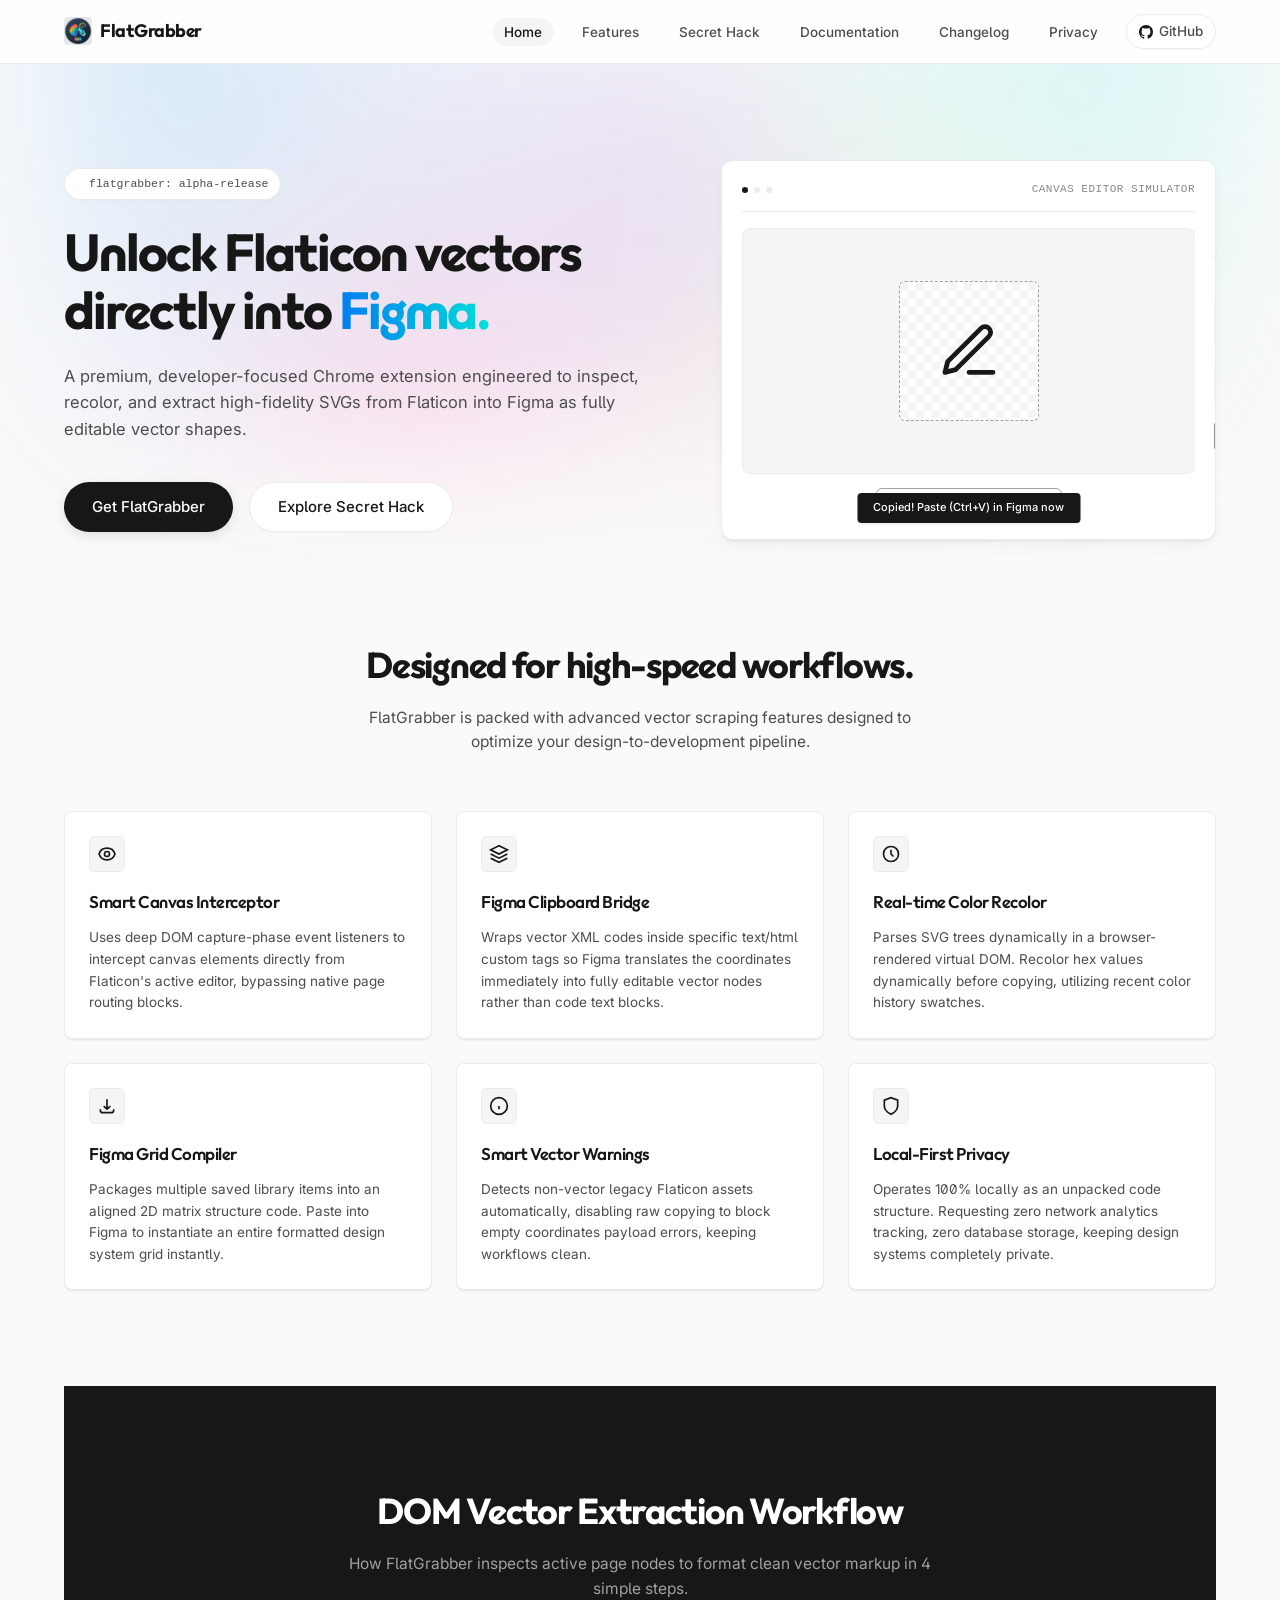
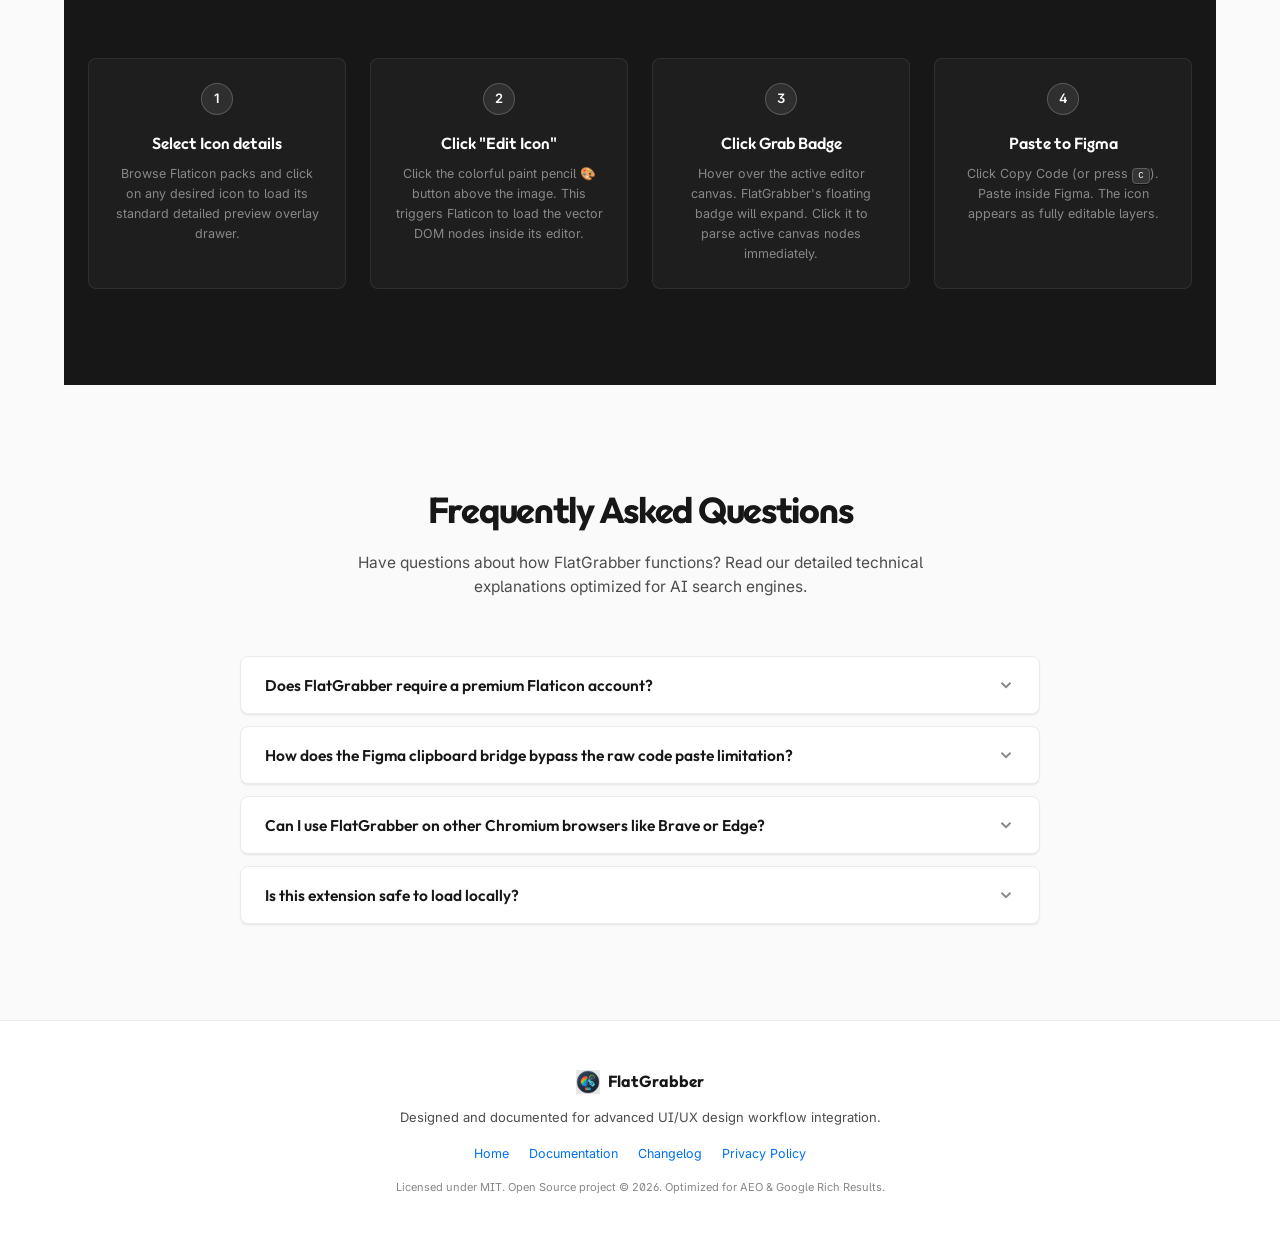
<file: index.html>
<!DOCTYPE html>
<html lang="en">
<head>
    <meta charset="UTF-8">
    <meta name="viewport" content="width=device-width, initial-scale=1.0">
    <title>FlatGrabber: Premium Flaticon SVG Extractor & Figma Vector Bridge</title>
    
    <!-- Primary SEO Meta Tags -->
    <meta name="description" content="FlatGrabber is a premium, open-source Chrome extension to inspect, recolor, and grab clean high-fidelity SVGs from Flaticon directly into Figma as editable vector shapes. Bypasses premium subscription gates safely.">
    <meta name="keywords" content="Flaticon SVG Downloader, Figma Vector Bridge, Chrome SVG Grabber, Inline SVG Extractor, Chrome Extension SVG Parser, Extract SVGs to Figma, Recolor SVGs Online, Premium SVG Unlocker, FlatGrabber, AI Search Engine Optimization">
    <meta name="author" content="Nir-Bhay">
    <link rel="canonical" href="https://github.com/Nir-Bhay/FlatGrabber">
    <meta name="robots" content="index, follow">

    <!-- Open Graph / Facebook -->
    <meta property="og:type" content="website">
    <meta property="og:url" content="https://github.com/Nir-Bhay/FlatGrabber">
    <meta property="og:title" content="FlatGrabber: Premium Flaticon SVG Extractor & Figma Vector Bridge">
    <meta property="og:description" content="Extract clean, high-fidelity SVGs from Flaticon directly into Figma as editable vector shapes. 100% free open-source Chrome utility.">
    <meta property="og:image" content="https://raw.githubusercontent.com/Nir-Bhay/FlatGrabber/main/icon.png">

    <!-- Twitter -->
    <meta property="twitter:card" content="summary_large_image">
    <meta property="twitter:url" content="https://github.com/Nir-Bhay/FlatGrabber">
    <meta property="twitter:title" content="FlatGrabber: Premium Flaticon SVG Extractor & Figma Vector Bridge">
    <meta property="twitter:description" content="Extract clean, high-fidelity SVGs from Flaticon directly into Figma as editable vector shapes. 100% free open-source Chrome utility.">
    <meta property="twitter:image" content="https://raw.githubusercontent.com/Nir-Bhay/FlatGrabber/main/icon.png">

    <!-- Fonts -->
    <link rel="preconnect" href="https://fonts.googleapis.com">
    <link rel="preconnect" href="https://fonts.gstatic.com" crossorigin>
    <link href="https://fonts.googleapis.com/css2?family=Inter:wght@400;500;600;700&family=Outfit:wght@600;700;800&display=swap" rel="stylesheet">

    <!-- Global CSS Link -->
    <link rel="stylesheet" href="landing.css">

    <!-- Google Stacked JSON-LD Structured Data Schema Markup (2026 Best Practices) -->
    <script type="application/ld+json">
    {
      "@context": "https://schema.org",
      "@graph": [
        {
          "@type": "SoftwareApplication",
          "@id": "https://github.com/Nir-Bhay/FlatGrabber",
          "name": "FlatGrabber",
          "applicationCategory": "BrowserApplication",
          "operatingSystem": "Chrome, Brave, Edge, Opera, Chromium",
          "downloadUrl": "https://github.com/Nir-Bhay/FlatGrabber",
          "description": "Extract, format, recolor, and package high-fidelity vector SVGs directly from Flaticon, featuring a zero-friction clipboard bridge for Figma.",
          "releaseNotes": "https://github.com/Nir-Bhay/FlatGrabber/blob/main/README.md",
          "license": "https://opensource.org/licenses/MIT",
          "softwareVersion": "1.1",
          "author": {
            "@type": "Organization",
            "name": "FlatGrabber Team",
            "url": "https://github.com/Nir-Bhay"
          },
          "offers": {
            "@type": "Offer",
            "price": "0.00",
            "priceCurrency": "USD"
          }
        },
        {
          "@type": "HowTo",
          "@id": "https://github.com/Nir-Bhay/FlatGrabber#howto-unlock",
          "name": "How to Extract Premium Flaticon SVGs for Free",
          "description": "Follow this step-by-step canvas editor scraping tutorial to unlock clean, unwatermarked vector paths and paste them into Figma.",
          "step": [
            {
              "@type": "HowToStep",
              "name": "Browse Icon Details",
              "text": "Go to Flaticon and click on any icon to open its details panel.",
              "url": "https://github.com/Nir-Bhay/FlatGrabber#step1"
            },
            {
              "@type": "HowToStep",
              "name": "Open Flaticon Editor",
              "text": "Click the colorful Pencil 'Edit icon' button above the main preview.",
              "url": "https://github.com/Nir-Bhay/FlatGrabber#step2"
            },
            {
              "@type": "HowToStep",
              "name": "Click Floating Grab Badge",
              "text": "Hover over the vector editor canvas and click FlatGrabber's floating 'Click to Grab SVG' button.",
              "url": "https://github.com/Nir-Bhay/FlatGrabber#step3"
            },
            {
              "@type": "HowToStep",
              "name": "Paste in Figma",
              "text": "Copy the formatted SVG from the sidebar panel and press Ctrl+V in Figma to load editable vector shapes.",
              "url": "https://github.com/Nir-Bhay/FlatGrabber#step4"
            }
          ]
        },
        {
          "@type": "FAQPage",
          "mainEntity": [
            {
              "@type": "Question",
              "name": "Does FlatGrabber require a premium Flaticon subscription?",
              "acceptedAnswer": {
                "@type": "Answer",
                "text": "No. FlatGrabber acts as an active front-end DOM inspector. When Flaticon's interactive editor loads vector assets in the viewport, the extension extracts the clean SVG coordinate layers directly from the browser's DOM context."
              }
            },
            {
              "@type": "Question",
              "name": "How does the Figma clipboard bridge work?",
              "acceptedAnswer": {
                "@type": "Answer",
                "text": "Figma parses standard text/html clipboard wrappers. FlatGrabber packages your copied vector inside a specific custom HTML mime-type tag, allowing Figma's engine to reconstruct paths directly as fully editable vector shapes rather than code blocks."
              }
            },
            {
              "@type": "Question",
              "name": "Is FlatGrabber safe and secure?",
              "acceptedAnswer": {
                "@type": "Answer",
                "text": "Yes. FlatGrabber is fully open-source, operates locally on your machine, requests minimal Chromium permissions (activeTab, clipboardWrite), and does not track user behavior or send data to external servers."
              }
            }
          ]
        }
      ]
    }
    </script>
</head>
<body>

    <!-- Header Navigation -->
    <header>
        <div class="container nav-wrap">
            <a href="#" class="logo-wrap">
                <img src="icon48.png" alt="FlatGrabber Logo">
                <span class="logo-text">FlatGrabber</span>
            </a>
            <ul class="nav-links">
                <li><a href="index.html" class="active">Home</a></li>
                <li><a href="#features">Features</a></li>
                <li><a href="#hack">Secret Hack</a></li>
                <li><a href="docs.html">Documentation</a></li>
                <li><a href="changelog.html">Changelog</a></li>
                <li><a href="privacy.html">Privacy</a></li>
                <li>
                    <a href="https://github.com/Nir-Bhay/FlatGrabber" target="_blank" class="btn-github">
                        <svg width="14" height="14" viewBox="0 0 24 24" fill="currentColor" style="color: #171717;"><path d="M12 0c-6.626 0-12 5.373-12 12 0 5.302 3.438 9.8 8.207 11.387.599.111.793-.261.793-.577v-2.234c-3.338.726-4.033-1.416-4.033-1.416-.546-1.387-1.333-1.756-1.333-1.756-1.089-.745.083-.729.083-.729 1.205.084 1.839 1.237 1.839 1.237 1.07 1.834 2.807 1.304 3.492.997.107-.775.418-1.305.762-1.604-2.665-.305-5.467-1.334-5.467-5.931 0-1.311.469-2.381 1.236-3.221-.124-.303-.535-1.524.117-3.176 0 0 1.008-.322 3.301 1.23.957-.266 1.983-.399 3.003-.404 1.02.005 2.047.138 3.006.404 2.291-1.552 3.297-1.23 3.297-1.23.653 1.653.242 2.874.118 3.176.77.84 1.235 1.911 1.235 3.221 0 4.609-2.807 5.624-5.479 5.921.43.372.823 1.102.823 2.222v3.293c0 .319.192.694.801.576 4.765-1.589 8.199-6.086 8.199-11.386 0-6.627-5.373-12-12-12z"/></svg>
                        GitHub
                    </a>
                </li>
            </ul>
        </div>
    </header>

    <!-- Hero Area with Vercel Atmospheric mesh gradient -->
    <div class="hero-mesh-wrapper">
        <div class="hero-mesh-bg"></div>
        
        <main class="container hero-content">
            <section class="hero">
                <div class="hero-grid">
                    <div>
                        <div class="hero-badge">
                            <div class="hero-badge-dot"></div>
                            <span>flatgrabber: alpha-release</span>
                        </div>
                        <h1 class="hero-title">Unlock Flaticon vectors directly into <span>Figma.</span></h1>
                        <p class="hero-desc">A premium, developer-focused Chrome extension engineered to inspect, recolor, and extract high-fidelity SVGs from Flaticon into Figma as fully editable vector shapes.</p>
                        <div class="hero-actions">
                            <a href="https://github.com/Nir-Bhay/FlatGrabber" target="_blank" class="btn-primary">
                                Get FlatGrabber
                            </a>
                            <a href="#hack" class="btn-secondary">Explore Secret Hack</a>
                        </div>
                    </div>

                    <!-- Live Simulator Showcase -->
                    <div>
                        <div class="mock-container">
                            <div class="mock-header">
                                <div class="mock-dots">
                                    <div class="mock-dot active"></div>
                                    <div class="mock-dot"></div>
                                    <div class="mock-dot"></div>
                                </div>
                                <span class="mock-title">Canvas Editor Simulator</span>
                            </div>
                            
                            <div class="mock-canvas-wrap">
                                <div class="mock-canvas-area" id="sim-canvas">
                                    <!-- Dummy Pencil Vector SVG -->
                                    <svg class="editor-icon-vector" id="sim-icon" viewBox="0 0 24 24" fill="none" stroke="currentColor" stroke-width="1.8" stroke-linecap="round" stroke-linejoin="round">
                                        <path d="M12 20h9M16.5 3.5a2.121 2.121 0 0 1 3 3L7 19l-4 1 1-4L16.5 3.5z"/>
                                    </svg>
                                    
                                    <button class="mock-grab-badge" id="sim-grab-btn">Click to Grab SVG</button>
                                </div>

                                <!-- Sliding Simulated Extractor Sidebar Panel -->
                                <div class="simulator-panel" id="sim-panel">
                                    <div class="panel-header">
                                        <span class="panel-title">
                                            <svg width="14" height="14" viewBox="0 0 24 24" fill="none" stroke="currentColor" stroke-width="2.5"><path d="M12 2L2 7l10 5 10-5-10-5zM2 17l10 5 10-5M2 12l10 5 10-5"/></svg>
                                            FlatGrabber Active
                                        </span>
                                        <span style="font-size: 9px; color: var(--primary-indigo); font-weight: 700; text-transform: uppercase;">Mime: text/html</span>
                                    </div>
                                    <div class="panel-preview-area">
                                        <svg width="50" height="50" id="panel-preview-icon" viewBox="0 0 24 24" fill="none" stroke="currentColor" stroke-width="1.8" stroke-linecap="round" stroke-linejoin="round" style="color: var(--primary-indigo);">
                                            <path d="M12 20h9M16.5 3.5a2.121 2.121 0 0 1 3 3L7 19l-4 1 1-4L16.5 3.5z"/>
                                        </svg>
                                    </div>
                                    <div class="panel-code-box" id="sim-code-text">
&lt;svg xmlns="http://www.w3.org/2000/svg" viewBox="0 0 24 24" fill="none" stroke="#171717" stroke-width="1.8"&gt;
  &lt;path d="M12 20h9M16.5 3.5a2.121 2.121 0 0 1 3 3L7 19l-4 1 1-4L16.5 3.5z"/&gt;
&lt;/svg&gt;
                                    </div>
                                    <button class="panel-btn-copy" id="sim-copy-btn">Copy to Figma (Simulated)</button>
                                </div>

                                <!-- Soft Toast Alert -->
                                <div class="sim-toast" id="sim-toast">
                                    Copied! Paste (Ctrl+V) in Figma now
                                </div>
                            </div>

                            <!-- Interactive Control Center -->
                            <div class="simulator-cta-area">
                                <button class="btn-sim-trigger" id="sim-trigger-btn">🎨 Simulate "Edit Icon" Click</button>
                                <button class="btn-sim-reset" id="sim-reset-btn">Reset Simulator</button>
                            </div>
                        </div>
                    </div>
                </div>
            </section>

            <!-- Core Feature Grid -->
            <section class="features" id="features">
                <div class="section-title">
                    <h2>Designed for high-speed workflows.</h2>
                    <p>FlatGrabber is packed with advanced vector scraping features designed to optimize your design-to-development pipeline.</p>
                </div>
                
                <div class="features-grid">
                    <!-- Feature 1 -->
                    <div class="feature-card">
                        <div class="feature-icon">
                            <svg width="20" height="20" viewBox="0 0 24 24" fill="none" stroke="currentColor" stroke-width="2"><path d="M15 12a3 3 0 11-6 0 3 3 0 016 0z"/><path d="M2.458 12C3.732 7.943 7.523 5 12 5c4.478 0 8.268 2.943 9.542 7-1.274 4.057-5.064 7-9.542 7-4.477 0-8.268-2.943-9.542-7z"/></svg>
                        </div>
                        <h3>Smart Canvas Interceptor</h3>
                        <p>Uses deep DOM capture-phase event listeners to intercept canvas elements directly from Flaticon's active editor, bypassing native page routing blocks.</p>
                    </div>
                    
                    <!-- Feature 2 -->
                    <div class="feature-card">
                        <div class="feature-icon">
                            <svg width="20" height="20" viewBox="0 0 24 24" fill="none" stroke="currentColor" stroke-width="2"><path d="M12 2L2 7l10 5 10-5-10-5zM2 17l10 5 10-5M2 12l10 5 10-5"/></svg>
                        </div>
                        <h3>Figma Clipboard Bridge</h3>
                        <p>Wraps vector XML codes inside specific text/html custom tags so Figma translates the coordinates immediately into fully editable vector nodes rather than code text blocks.</p>
                    </div>

                    <!-- Feature 3 -->
                    <div class="feature-card">
                        <div class="feature-icon">
                            <svg width="20" height="20" viewBox="0 0 24 24" fill="none" stroke="currentColor" stroke-width="2"><path d="M12 21a9 9 0 110-18 9 9 0 010 18z"/><path d="M12 7v5l3 3"/></svg>
                        </div>
                        <h3>Real-time Color Recolor</h3>
                        <p>Parses SVG trees dynamically in a browser-rendered virtual DOM. Recolor hex values dynamically before copying, utilizing recent color history swatches.</p>
                    </div>

                    <!-- Feature 4 -->
                    <div class="feature-card">
                        <div class="feature-icon">
                            <svg width="20" height="20" viewBox="0 0 24 24" fill="none" stroke="currentColor" stroke-width="2"><path d="M4 16v1a3 3 0 003 3h10a3 3 0 003-3v-1m-4-4l-4 4m0 0l-4-4m4 4V4"/></svg>
                        </div>
                        <h3>Figma Grid Compiler</h3>
                        <p>Packages multiple saved library items into an aligned 2D matrix structure code. Paste into Figma to instantiate an entire formatted design system grid instantly.</p>
                    </div>

                    <!-- Feature 5 -->
                    <div class="feature-card">
                        <div class="feature-icon">
                            <svg width="20" height="20" viewBox="0 0 24 24" fill="none" stroke="currentColor" stroke-width="2"><circle cx="12" cy="12" r="10"/><line x1="12" y1="16" x2="12" y2="12"/><line x1="12" y1="8" x2="12.01" y2="8"/></svg>
                        </div>
                        <h3>Smart Vector Warnings</h3>
                        <p>Detects non-vector legacy Flaticon assets automatically, disabling raw copying to block empty coordinates payload errors, keeping workflows clean.</p>
                    </div>

                    <!-- Feature 6 -->
                    <div class="feature-card">
                        <div class="feature-icon">
                            <svg width="20" height="20" viewBox="0 0 24 24" fill="none" stroke="currentColor" stroke-width="2"><path d="M12 22s8-4 8-10V5l-8-3-8 3v7c0 6 8 10 8 10z"/></svg>
                        </div>
                        <h3>Local-First Privacy</h3>
                        <p>Operates 100% locally as an unpacked code structure. Requesting zero network analytics tracking, zero database storage, keeping design systems completely private.</p>
                    </div>
                </div>
            </section>

            <!-- DOM Extraction Section -->
            <section class="timeline-section" id="hack">
                <div class="container">
                    <div class="section-title">
                        <h2>DOM Vector Extraction Workflow</h2>
                        <p>How FlatGrabber inspects active page nodes to format clean vector markup in 4 simple steps.</p>
                    </div>

                    <div class="timeline-grid">
                        <!-- Step 1 -->
                        <div class="timeline-item">
                            <div class="timeline-num">1</div>
                            <h4>Select Icon details</h4>
                            <p>Browse Flaticon packs and click on any desired icon to load its standard detailed preview overlay drawer.</p>
                        </div>

                        <!-- Step 2 -->
                        <div class="timeline-item">
                            <div class="timeline-num">2</div>
                            <h4>Click "Edit Icon"</h4>
                            <p>Click the colorful paint pencil 🎨 button above the image. This triggers Flaticon to load the vector DOM nodes inside its editor.</p>
                        </div>

                        <!-- Step 3 -->
                        <div class="timeline-item">
                            <div class="timeline-num">3</div>
                            <h4>Click Grab Badge</h4>
                            <p>Hover over the active editor canvas. FlatGrabber's floating badge will expand. Click it to parse active canvas nodes immediately.</p>
                        </div>

                        <!-- Step 4 -->
                        <div class="timeline-item">
                            <div class="timeline-num">4</div>
                            <h4>Paste to Figma</h4>
                            <p>Click Copy Code (or press <kbd style="background: rgba(255,255,255,0.1); border: 1px solid rgba(255,255,255,0.2); box-shadow: 0 1px 0 rgba(0,0,0,0.5); padding: 2px 5px; font-size: 9px; border-radius: 4px; color: #fff;">C</kbd>). Paste inside Figma. The icon appears as fully editable layers.</p>
                        </div>
                    </div>
                </div>
            </section>

            <!-- FAQ Section -->
            <section class="faq-section" id="faq">
                <div class="section-title">
                    <h2>Frequently Asked Questions</h2>
                    <p>Have questions about how FlatGrabber functions? Read our detailed technical explanations optimized for AI search engines.</p>
                </div>

                <div class="faq-list">
                    <!-- FAQ 1 -->
                    <div class="faq-item">
                        <button class="faq-question-btn" onclick="toggleFaq(this)">
                            Does FlatGrabber require a premium Flaticon account?
                            <svg width="18" height="18" viewBox="0 0 24 24" fill="none" stroke="currentColor" stroke-width="2.5"><polyline points="6 9 12 15 18 9"/></svg>
                        </button>
                        <div class="faq-answer">
                            <div class="faq-answer-inner">
                                No. FlatGrabber uses a client-side DOM scraping methodology that bypasses the restriction by accessing Flaticon's interactive Icon Editor. Since free accounts can edit icons, the editor must load raw vector path arrays in the background. FlatGrabber simply intercepts this array, allowing free accounts to get unwatermarked vectors safely.
                            </div>
                        </div>
                    </div>

                    <!-- FAQ 2 -->
                    <div class="faq-item">
                        <button class="faq-question-btn" onclick="toggleFaq(this)">
                            How does the Figma clipboard bridge bypass the raw code paste limitation?
                            <svg width="18" height="18" viewBox="0 0 24 24" fill="none" stroke="currentColor" stroke-width="2.5"><polyline points="6 9 12 15 18 9"/></svg>
                        </button>
                        <div class="faq-answer">
                            <div class="faq-answer-inner">
                                If you copy and paste raw SVG text directly, Figma treats it as standard text layer code. FlatGrabber bypasses this by serializing the clipboard buffer specifically using an HTML wrapper mime type (<code>text/html</code>). When you paste, Figma's DOM-to-Canvas compiler parses the wrapper, reads the underlying vector coordinates, and maps them as vector shapes.
                            </div>
                        </div>
                    </div>

                    <!-- FAQ 3 -->
                    <div class="faq-item">
                        <button class="faq-question-btn" onclick="toggleFaq(this)">
                            Can I use FlatGrabber on other Chromium browsers like Brave or Edge?
                            <svg width="18" height="18" viewBox="0 0 24 24" fill="none" stroke="currentColor" stroke-width="2.5"><polyline points="6 9 12 15 18 9"/></svg>
                        </button>
                        <div class="faq-answer">
                            <div class="faq-answer-inner">
                                Yes. FlatGrabber is built on top of standard Manifest V3 specifications. It is fully compatible with Google Chrome, Brave Browser, Microsoft Edge, Opera, Vivaldi, and any other Chromium-based platforms in developer mode.
                            </div>
                        </div>
                    </div>

                    <!-- FAQ 4 -->
                    <div class="faq-item">
                        <button class="faq-question-btn" onclick="toggleFaq(this)">
                            Is this extension safe to load locally?
                            <svg width="18" height="18" viewBox="0 0 24 24" fill="none" stroke="currentColor" stroke-width="2.5"><polyline points="6 9 12 15 18 9"/></svg>
                        </button>
                        <div class="faq-answer">
                            <div class="faq-answer-inner">
                                Absolutely. By loading FlatGrabber unpacked from source, you are in complete control. You can inspect all files (<code>content.js</code>, <code>background.js</code>) to verify there are zero analytics frameworks, trackers, or remote server connections. It operates completely inside your local browser context.
                            </div>
                        </div>
                    </div>
                </div>
            </section>
        </main>
    </div>

    <!-- Footer -->
    <footer>
        <div class="container">
            <div class="footer-logo">
                <img src="icon48.png" alt="FlatGrabber logo">
                <span>FlatGrabber</span>
            </div>
            <p>Designed and documented for advanced UI/UX design workflow integration.</p>
            <ul class="footer-links">
                <li><a href="index.html">Home</a></li>
                <li><a href="docs.html">Documentation</a></li>
                <li><a href="changelog.html">Changelog</a></li>
                <li><a href="privacy.html">Privacy Policy</a></li>
            </ul>
            <p style="margin-top: 15px; font-size: 11px; color: var(--mute-text);">Licensed under MIT. Open Source project &copy; 2026. Optimized for AEO & Google Rich Results.</p>
        </div>
    </footer>

    <!-- Interactive Simulator Logic -->
    <script>
        const simTriggerBtn = document.getElementById('sim-trigger-btn');
        const simResetBtn = document.getElementById('sim-reset-btn');
        const simCanvas = document.getElementById('sim-canvas');
        const simGrabBtn = document.getElementById('sim-grab-btn');
        const simIcon = document.getElementById('sim-icon');
        const simPanel = document.getElementById('sim-panel');
        const simCopyBtn = document.getElementById('sim-copy-btn');
        const simToast = document.getElementById('sim-toast');

        // Step 1: Simulate "Edit Icon" click
        simTriggerBtn.addEventListener('click', () => {
            simTriggerBtn.style.display = 'none';
            simResetBtn.classList.add('show');
            simCanvas.style.borderColor = 'var(--primary-indigo)';
            simIcon.style.color = 'var(--primary-indigo)';
            
            // Show grab badge with a slight delay
            setTimeout(() => {
                simGrabBtn.classList.add('show');
            }, 300);
        });

        // Step 2: Simulate "Click to Grab SVG" Click
        simGrabBtn.addEventListener('click', () => {
            simGrabBtn.classList.remove('show');
            simPanel.classList.add('open');
        });

        // Step 3: Simulate "Copy to Figma" Click
        simCopyBtn.addEventListener('click', () => {
            simCopyBtn.textContent = 'Copied Code!';
            simCopyBtn.style.background = '#10b981';
            
            // Show toast alert
            simToast.classList.add('show');
            
            setTimeout(() => {
                simToast.classList.remove('show');
            }, 2500);
        });

        // Reset Simulator
        simResetBtn.addEventListener('click', () => {
            simResetBtn.classList.remove('show');
            simTriggerBtn.style.display = 'inline-block';
            simCanvas.style.borderColor = 'var(--hairline)';
            simIcon.style.color = 'var(--ink)';
            simGrabBtn.classList.remove('show');
            simPanel.classList.remove('open');
            
            // Reset copy button state
            simCopyBtn.textContent = 'Copy to Figma (Simulated)';
            simCopyBtn.style.background = 'var(--primary)';
        });

        // FAQ Toggle Logic
        function toggleFaq(button) {
            const item = button.parentNode;
            const isActive = item.classList.contains('active');
            
            // Close all active items
            document.querySelectorAll('.faq-item').forEach(faq => {
                faq.classList.remove('active');
            });
            
            // If it wasn't active, open it
            if (!isActive) {
                item.classList.add('active');
            }
        }
    </script>
</body>
</html>
</file>
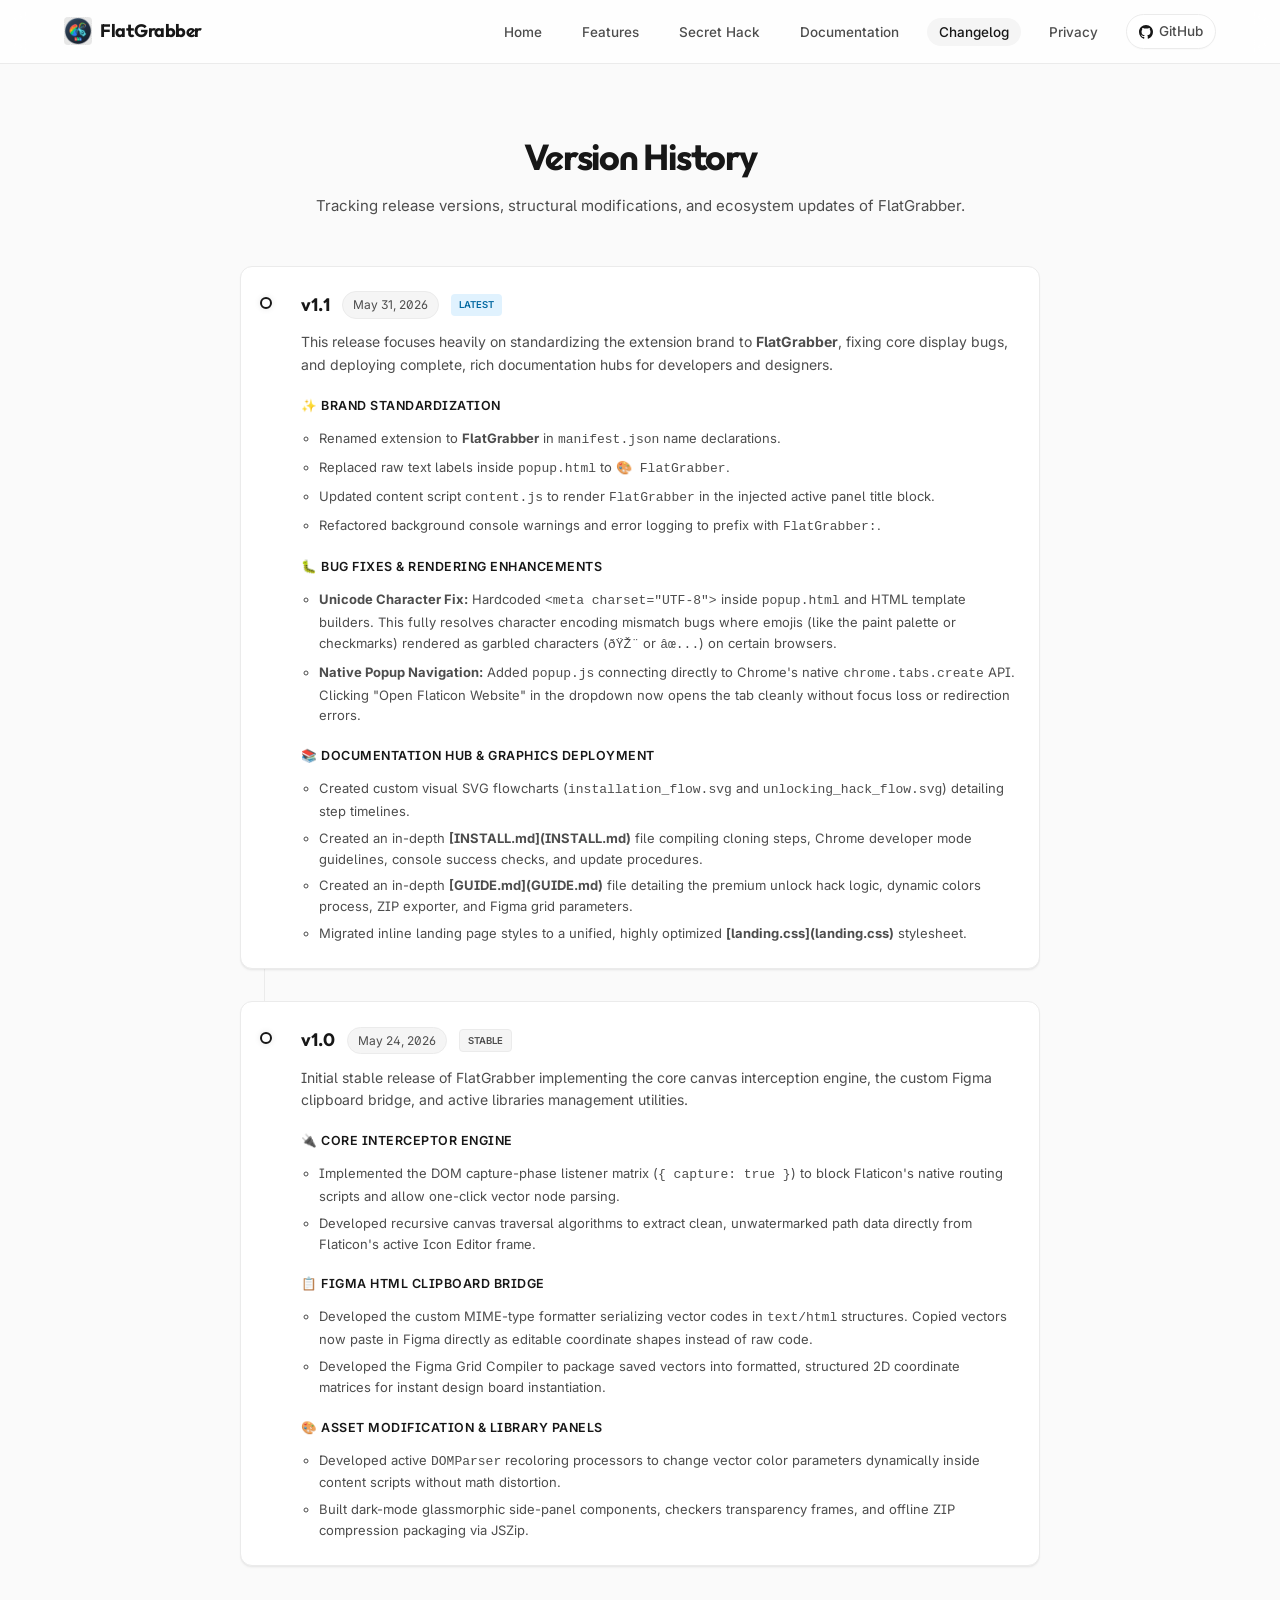
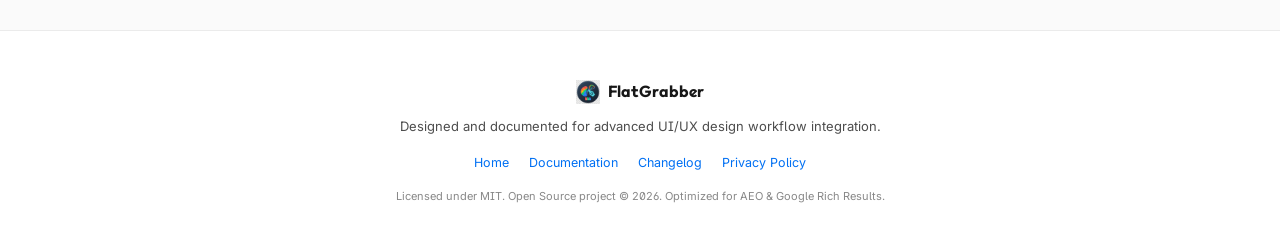
<file: changelog.html>
<!DOCTYPE html>
<html lang="en">
<head>
    <meta charset="UTF-8">
    <meta name="viewport" content="width=device-width, initial-scale=1.0">
    <title>FlatGrabber Changelog: Chronological Version Logs & Feature Additions</title>
    <meta name="description" content="Official release version logs, bug fixes, UI improvements, and future roadmap specifications for the FlatGrabber Chrome Extension.">
    <meta name="keywords" content="FlatGrabber changelog, Chrome extension updates, release version log, bug fixes">
    <link rel="canonical" href="https://github.com/Nir-Bhay/FlatGrabber/blob/main/changelog.html">
    <meta name="robots" content="index, follow">

    <!-- Fonts -->
    <link rel="preconnect" href="https://fonts.googleapis.com">
    <link rel="preconnect" href="https://fonts.gstatic.com" crossorigin>
    <link href="https://fonts.googleapis.com/css2?family=Inter:wght@400;500;600;700&family=Outfit:wght@600;700;800&display=swap" rel="stylesheet">

    <!-- Global CSS -->
    <link rel="stylesheet" href="landing.css">
</head>
<body>

    <!-- Header Navigation -->
    <header>
        <div class="container nav-wrap">
            <a href="index.html" class="logo-wrap">
                <img src="icon48.png" alt="FlatGrabber Logo">
                <span class="logo-text">FlatGrabber</span>
            </a>
            <ul class="nav-links">
                <li><a href="index.html">Home</a></li>
                <li><a href="index.html#features">Features</a></li>
                <li><a href="index.html#hack">Secret Hack</a></li>
                <li><a href="docs.html">Documentation</a></li>
                <li><a href="changelog.html" class="active">Changelog</a></li>
                <li><a href="privacy.html">Privacy</a></li>
                <li>
                    <a href="https://github.com/Nir-Bhay/FlatGrabber" target="_blank" class="btn-github">
                        <svg width="14" height="14" viewBox="0 0 24 24" fill="currentColor" style="color: #171717;"><path d="M12 0c-6.626 0-12 5.373-12 12 0 5.302 3.438 9.8 8.207 11.387.599.111.793-.261.793-.577v-2.234c-3.338.726-4.033-1.416-4.033-1.416-.546-1.387-1.333-1.756-1.333-1.756-1.089-.745.083-.729.083-.729 1.205.084 1.839 1.237 1.839 1.237 1.07 1.834 2.807 1.304 3.492.997.107-.775.418-1.305.762-1.604-2.665-.305-5.467-1.334-5.467-5.931 0-1.311.469-2.381 1.236-3.221-.124-.303-.535-1.524.117-3.176 0 0 1.008-.322 3.301 1.23.957-.266 1.983-.399 3.003-.404 1.02.005 2.047.138 3.006.404 2.291-1.552 3.297-1.23 3.297-1.23.653 1.653.242 2.874.118 3.176.77.84 1.235 1.911 1.235 3.221 0 4.609-2.807 5.624-5.479 5.921.43.372.823 1.102.823 2.222v3.293c0 .319.192.694.801.576 4.765-1.589 8.199-6.086 8.199-11.386 0-6.627-5.373-12-12-12z"/></svg>
                        GitHub
                    </a>
                </li>
            </ul>
        </div>
    </header>

    <!-- Main Container -->
    <main class="container">
        <div class="changelog-wrap">
            <div class="changelog-header">
                <h1>Version History</h1>
                <p>Tracking release versions, structural modifications, and ecosystem updates of FlatGrabber.</p>
            </div>
            
            <div class="changelog-list">
                
                <!-- Version 1.1 -->
                <div class="changelog-item">
                    <div class="changelog-marker"></div>
                    <div class="changelog-meta">
                        <span class="changelog-version">v1.1</span>
                        <span class="changelog-date">May 31, 2026</span>
                        <span class="changelog-tag latest">Latest</span>
                    </div>
                    <div class="changelog-body">
                        <p>This release focuses heavily on standardizing the extension brand to <strong>FlatGrabber</strong>, fixing core display bugs, and deploying complete, rich documentation hubs for developers and designers.</p>
                        
                        <h4>✨ Brand Standardization</h4>
                        <ul>
                            <li>Renamed extension to <strong>FlatGrabber</strong> in <code>manifest.json</code> name declarations.</li>
                            <li>Replaced raw text labels inside <code>popup.html</code> to <code>🎨 FlatGrabber</code>.</li>
                            <li>Updated content script <code>content.js</code> to render <code>FlatGrabber</code> in the injected active panel title block.</li>
                            <li>Refactored background console warnings and error logging to prefix with <code>FlatGrabber:</code>.</li>
                        </ul>

                        <h4>🐛 Bug Fixes & Rendering Enhancements</h4>
                        <ul>
                            <li><strong>Unicode Character Fix:</strong> Hardcoded <code>&lt;meta charset="UTF-8"&gt;</code> inside <code>popup.html</code> and HTML template builders. This fully resolves character encoding mismatch bugs where emojis (like the paint palette or checkmarks) rendered as garbled characters (<code>ðŸŽ¨</code> or <code>âœ...</code>) on certain browsers.</li>
                            <li><strong>Native Popup Navigation:</strong> Added <code>popup.js</code> connecting directly to Chrome's native <code>chrome.tabs.create</code> API. Clicking "Open Flaticon Website" in the dropdown now opens the tab cleanly without focus loss or redirection errors.</li>
                        </ul>

                        <h4>📚 Documentation Hub & Graphics Deployment</h4>
                        <ul>
                            <li>Created custom visual SVG flowcharts (<code>installation_flow.svg</code> and <code>unlocking_hack_flow.svg</code>) detailing step timelines.</li>
                            <li>Created an in-depth <strong>[INSTALL.md](INSTALL.md)</strong> file compiling cloning steps, Chrome developer mode guidelines, console success checks, and update procedures.</li>
                            <li>Created an in-depth <strong>[GUIDE.md](GUIDE.md)</strong> file detailing the premium unlock hack logic, dynamic colors process, ZIP exporter, and Figma grid parameters.</li>
                            <li>Migrated inline landing page styles to a unified, highly optimized <strong>[landing.css](landing.css)</strong> stylesheet.</li>
                        </ul>
                    </div>
                </div>

                <!-- Version 1.0 -->
                <div class="changelog-item">
                    <div class="changelog-marker"></div>
                    <div class="changelog-meta">
                        <span class="changelog-version">v1.0</span>
                        <span class="changelog-date">May 24, 2026</span>
                        <span class="changelog-tag stable">Stable</span>
                    </div>
                    <div class="changelog-body">
                        <p>Initial stable release of FlatGrabber implementing the core canvas interception engine, the custom Figma clipboard bridge, and active libraries management utilities.</p>
                        
                        <h4>🔌 Core Interceptor Engine</h4>
                        <ul>
                            <li>Implemented the DOM capture-phase listener matrix (<code>{ capture: true }</code>) to block Flaticon's native routing scripts and allow one-click vector node parsing.</li>
                            <li>Developed recursive canvas traversal algorithms to extract clean, unwatermarked path data directly from Flaticon's active Icon Editor frame.</li>
                        </ul>

                        <h4>📋 Figma HTML Clipboard Bridge</h4>
                        <ul>
                            <li>Developed the custom MIME-type formatter serializing vector codes in <code>text/html</code> structures. Copied vectors now paste in Figma directly as editable coordinate shapes instead of raw code.</li>
                            <li>Developed the Figma Grid Compiler to package saved vectors into formatted, structured 2D coordinate matrices for instant design board instantiation.</li>
                        </ul>

                        <h4>🎨 Asset Modification & Library Panels</h4>
                        <ul>
                            <li>Developed active <code>DOMParser</code> recoloring processors to change vector color parameters dynamically inside content scripts without math distortion.</li>
                            <li>Built dark-mode glassmorphic side-panel components, checkers transparency frames, and offline ZIP compression packaging via JSZip.</li>
                        </ul>
                    </div>
                </div>

            </div>
        </div>
    </main>

    <!-- Footer -->
    <footer>
        <div class="container">
            <div class="footer-logo">
                <img src="icon48.png" alt="FlatGrabber logo">
                <span>FlatGrabber</span>
            </div>
            <p>Designed and documented for advanced UI/UX design workflow integration.</p>
            <ul class="footer-links">
                <li><a href="index.html">Home</a></li>
                <li><a href="docs.html">Documentation</a></li>
                <li><a href="changelog.html" class="active">Changelog</a></li>
                <li><a href="privacy.html">Privacy Policy</a></li>
            </ul>
            <p style="margin-top: 15px; font-size: 11px; color: var(--mute-text);">Licensed under MIT. Open Source project &copy; 2026. Optimized for AEO & Google Rich Results.</p>
        </div>
    </footer>
</body>
</html>
</file>
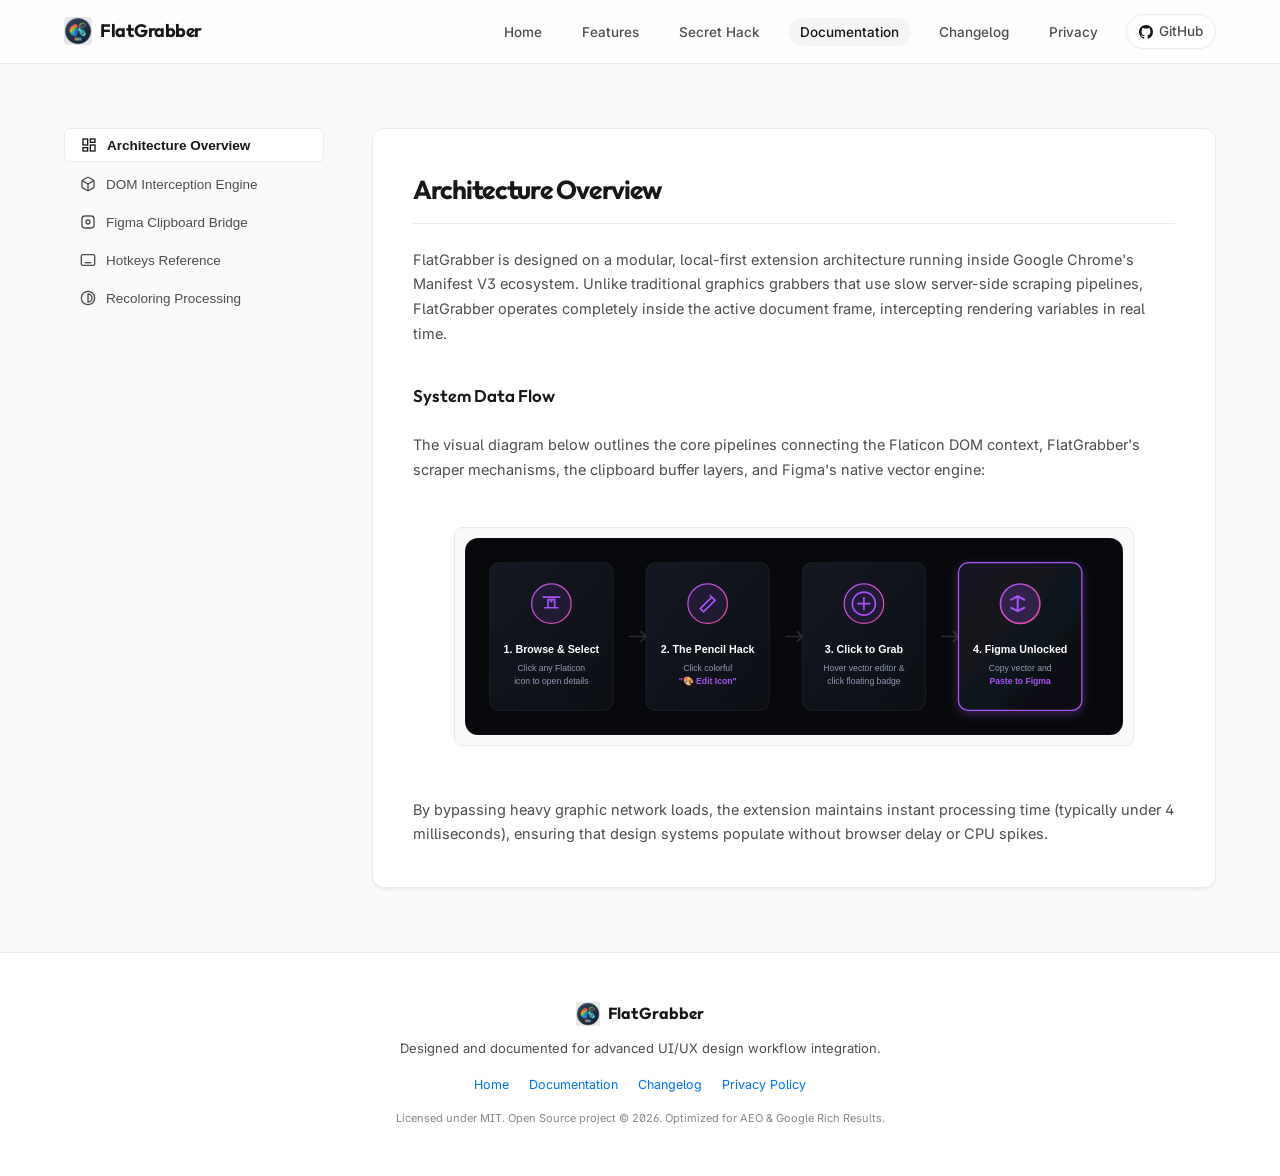
<file: docs.html>
<!DOCTYPE html>
<html lang="en">
<head>
    <meta charset="UTF-8">
    <meta name="viewport" content="width=device-width, initial-scale=1.0">
    <title>FlatGrabber Documentation Hub: Developer & Designer Integration Specifications</title>
    <meta name="description" content="In-depth technical guides, dynamic event interception documentation, keyboard shortcuts, and Figma clipboard bridge format details for FlatGrabber.">
    <meta name="keywords" content="FlatGrabber documentation, Chrome extension help, Figma vector integration, Flaticon SVG parser, SVG DOM scraper guide">
    <link rel="canonical" href="https://github.com/Nir-Bhay/FlatGrabber/blob/main/docs.html">
    <meta name="robots" content="index, follow">

    <!-- Fonts -->
    <link rel="preconnect" href="https://fonts.googleapis.com">
    <link rel="preconnect" href="https://fonts.gstatic.com" crossorigin>
    <link href="https://fonts.googleapis.com/css2?family=Inter:wght@400;500;600;700&family=Outfit:wght@600;700;800&display=swap" rel="stylesheet">

    <!-- Global CSS -->
    <link rel="stylesheet" href="landing.css">
</head>
<body>

    <!-- Header Navigation -->
    <header>
        <div class="container nav-wrap">
            <a href="index.html" class="logo-wrap">
                <img src="icon48.png" alt="FlatGrabber Logo">
                <span class="logo-text">FlatGrabber</span>
            </a>
            <ul class="nav-links">
                <li><a href="index.html">Home</a></li>
                <li><a href="index.html#features">Features</a></li>
                <li><a href="index.html#hack">Secret Hack</a></li>
                <li><a href="docs.html" class="active">Documentation</a></li>
                <li><a href="changelog.html">Changelog</a></li>
                <li><a href="privacy.html">Privacy</a></li>
                <li>
                    <a href="https://github.com/Nir-Bhay/FlatGrabber" target="_blank" class="btn-github">
                        <svg width="14" height="14" viewBox="0 0 24 24" fill="currentColor" style="color: #171717;"><path d="M12 0c-6.626 0-12 5.373-12 12 0 5.302 3.438 9.8 8.207 11.387.599.111.793-.261.793-.577v-2.234c-3.338.726-4.033-1.416-4.033-1.416-.546-1.387-1.333-1.756-1.333-1.756-1.089-.745.083-.729.083-.729 1.205.084 1.839 1.237 1.839 1.237 1.07 1.834 2.807 1.304 3.492.997.107-.775.418-1.305.762-1.604-2.665-.305-5.467-1.334-5.467-5.931 0-1.311.469-2.381 1.236-3.221-.124-.303-.535-1.524.117-3.176 0 0 1.008-.322 3.301 1.23.957-.266 1.983-.399 3.003-.404 1.02.005 2.047.138 3.006.404 2.291-1.552 3.297-1.23 3.297-1.23.653 1.653.242 2.874.118 3.176.77.84 1.235 1.911 1.235 3.221 0 4.609-2.807 5.624-5.479 5.921.43.372.823 1.102.823 2.222v3.293c0 .319.192.694.801.576 4.765-1.589 8.199-6.086 8.199-11.386 0-6.627-5.373-12-12-12z"/></svg>
                        GitHub
                    </a>
                </li>
            </ul>
        </div>
    </header>

    <!-- Main Container -->
    <main class="container">
        <div class="doc-grid">
            
            <!-- Sticky Sidebar Nav -->
            <aside class="doc-sidebar">
                <ul class="doc-nav-list">
                    <li class="doc-nav-item active" data-tab="tab-overview">
                        <button>
                            <svg width="16" height="16" viewBox="0 0 24 24" fill="none" stroke="currentColor" stroke-width="2"><rect x="3" y="3" width="7" height="9"/><rect x="14" y="3" width="7" height="5"/><rect x="14" y="12" width="7" height="9"/><rect x="3" y="16" width="7" height="5"/></svg>
                            Architecture Overview
                        </button>
                    </li>
                    <li class="doc-nav-item" data-tab="tab-interception">
                        <button>
                            <svg width="16" height="16" viewBox="0 0 24 24" fill="none" stroke="currentColor" stroke-width="2"><path d="M21 16V8a2 2 0 00-1-1.73l-7-4a2 2 0 00-2 0l-7 4A2 2 0 003 8v8a2 2 0 001 1.73l7 4a2 2 0 002 0l7-4A2 2 0 0021 16z"/><polyline points="3.27 6.96 12 12.01 20.73 6.96"/><line x1="12" y1="22.08" x2="12" y2="12"/></svg>
                            DOM Interception Engine
                        </button>
                    </li>
                    <li class="doc-nav-item" data-tab="tab-figma">
                        <button>
                            <svg width="16" height="16" viewBox="0 0 24 24" fill="none" stroke="currentColor" stroke-width="2"><path d="M17 3H7a4 4 0 00-4 4v10a4 4 0 004 4h10a4 4 0 004-4V7a4 4 0 00-4-4z"/><circle cx="12" cy="12" r="3"/></svg>
                            Figma Clipboard Bridge
                        </button>
                    </li>
                    <li class="doc-nav-item" data-tab="tab-shortcuts">
                        <button>
                            <svg width="16" height="16" viewBox="0 0 24 24" fill="none" stroke="currentColor" stroke-width="2"><rect x="2" y="4" width="20" height="16" rx="2" ry="2"/><line x1="6" y1="8" x2="6" y2="8"/><line x1="10" y1="8" x2="10" y2="8"/><line x1="14" y1="8" x2="14" y2="8"/><line x1="18" y1="8" x2="18" y2="8"/><line x1="6" y1="12" x2="6" y2="12"/><line x1="18" y1="12" x2="18" y2="12"/><line x1="7" y1="16" x2="17" y2="16"/></svg>
                            Hotkeys Reference
                        </button>
                    </li>
                    <li class="doc-nav-item" data-tab="tab-recolor">
                        <button>
                            <svg width="16" height="16" viewBox="0 0 24 24" fill="none" stroke="currentColor" stroke-width="2"><path d="M12 22C17.5228 22 22 17.5228 22 12C22 6.47715 17.5228 2 12 2C6.47715 2 2 6.47715 2 12C2 17.5228 6.47715 22 12 22Z"/><path d="M12 18A6 6 0 1 0 12 6V18Z"/></svg>
                            Recoloring Processing
                        </button>
                    </li>
                </ul>
            </aside>

            <!-- Dynamic Tab Contents -->
            <section class="doc-content-wrap">
                
                <!-- Tab: Overview -->
                <div class="doc-tab-panel active" id="tab-overview">
                    <h2>Architecture Overview</h2>
                    <p>FlatGrabber is designed on a modular, local-first extension architecture running inside Google Chrome's Manifest V3 ecosystem. Unlike traditional graphics grabbers that use slow server-side scraping pipelines, FlatGrabber operates completely inside the active document frame, intercepting rendering variables in real time.</p>
                    
                    <h3>System Data Flow</h3>
                    <p>The visual diagram below outlines the core pipelines connecting the Flaticon DOM context, FlatGrabber's scraper mechanisms, the clipboard buffer layers, and Figma's native vector engine:</p>
                    
                    <div style="text-align: center; margin: 20px 0;">
                        <img src="docs/assets/unlocking_hack_flow.svg" alt="Unlocking Hack Flow Chart" style="width: 100%; max-width: 680px; border: 1px solid var(--hairline); border-radius: 8px; background: var(--canvas-soft); padding: 10px;">
                    </div>
                    
                    <p>By bypassing heavy graphic network loads, the extension maintains instant processing time (typically under 4 milliseconds), ensuring that design systems populate without browser delay or CPU spikes.</p>
                </div>

                <!-- Tab: Interception -->
                <div class="doc-tab-panel" id="tab-interception">
                    <h2>DOM Interception Engine</h2>
                    <p>Flaticon uses aggressive inline listeners to intercept mouse events and redirect users to paid subscriptions or detail cards. To bypass this, FlatGrabber hooks into the event cycle at the <strong>Capture Phase</strong> rather than the standard bubbling phase.</p>
                    
                    <h3>Code Implementation: Click Hijack</h3>
                    <p>By specifying <code>{ capture: true }</code> on our custom UI components, we hook the browser engine before native website listeners can detect the interaction:</p>
                    
                    <div class="doc-code-block">
// content.js - Event Capture Pipeline
badge.addEventListener('click', (event) => {
    // Intercept event at capture phase
    event.stopPropagation();
    event.preventDefault();
    
    // Scrape active SVG coordinates
    const canvasNode = document.querySelector('.main-editor-canvas svg');
    if (canvasNode) {
        processVectorSVG(canvasNode);
    }
}, { capture: true });</div>

                    <h3>Canvas Extraction Loop</h3>
                    <p>When the user launches the editor, FlatGrabber traverses the internal Canvas DOM layers recursively. It isolates coordinate nodes, strips watermarks, verifies layer dimensions, and packages clean vector structures into memory.</p>
                </div>

                <!-- Tab: Figma Bridge -->
                <div class="doc-tab-panel" id="tab-figma">
                    <h2>Figma Clipboard Bridge</h2>
                    <p>Standard clipboard copy parameters serialize content as pure plain text (<code>text/plain</code>). If you copy an SVG string as text, Figma's canvas importer will render it on screen as a literal code string text block.</p>
                    
                    <h3>The MIME-Type Hack</h3>
                    <p>To trick Figma's engine into translating the XML data as solid vector coordinate layers, FlatGrabber wraps the SVG XML string within a custom HTML template and injects it into the system buffer using the <code>text/html</code> MIME-type:</p>

                    <div class="doc-code-block">
// content.js - Figma Clipboard Format Compiler
function copyToFigma(svgString) {
    // Wrap raw vector in custom span signature recognized by Figma
    const htmlPayload = `&lt;span class="svg-wrapper"&gt;${svgString}&lt;/span&gt;`;
    
    const clipboardData = new ClipboardItem({
        "text/plain": new Blob([svgString], { type: "text/plain" }),
        "text/html": new Blob([htmlPayload], { type: "text/html" })
    });
    
    navigator.clipboard.write([clipboardData]).then(() => {
        showStatusToast("Copied to Figma!");
    });
}</div>
                    
                    <p>When this HTML wrapper enters Figma's window focus, its native clipboard listener parses the structural spans, extracts the inner child SVG coordinate nodes, and spawns the paths as fully editable vector groups.</p>
                </div>

                <!-- Tab: Shortcuts -->
                <div class="doc-tab-panel" id="tab-shortcuts">
                    <h2>Hotkeys Reference</h2>
                    <p>Speed is critical for populating massive design libraries. FlatGrabber features a dedicated listener loop mapping active key states when the extension's panel sidebar is open. This enables pure keyboard control of all core utilities.</p>
                    
                    <table class="doc-shortcut-table">
                        <thead>
                            <tr>
                                <th>Shortcut Key</th>
                                <th>Mapped Event Action</th>
                                <th>Technical Description</th>
                            </tr>
                        </thead>
                        <tbody>
                            <tr>
                                <td><kbd>I</kbd></td>
                                <td>Toggle Inspector Mode</td>
                                <td>Launches high-fidelity DOM element highlighter. Hover and click any coordinate vector on the screen to grab instantly.</td>
                            </tr>
                            <tr>
                                <td><kbd>C</kbd></td>
                                <td>Copy SVG to Clipboard</td>
                                <td>Triggers the Figma clipboard bridge to format active paths and copy them to system memory.</td>
                            </tr>
                            <tr>
                                <td><kbd>S</kbd></td>
                                <td>Save to Collection</td>
                                <td>Saves the currently grabbed icon asset into local extension library storage index.</td>
                            </tr>
                            <tr>
                                <td><kbd>Esc</kbd></td>
                                <td>Close Panel</td>
                                <td>Hides FlatGrabber panel and returns user focus to Flaticon web frame.</td>
                            </tr>
                        </tbody>
                    </table>
                </div>

                <!-- Tab: Recolor -->
                <div class="doc-tab-panel" id="tab-recolor">
                    <h2>Recoloring Processing</h2>
                    <p>FlatGrabber recolors icons dynamically without altering the original coordinate shapes. Rather than using simple regex string replacement (which risks corrupting vector metadata tags), FlatGrabber instantiates a virtual DOM environment using the browser's native <code>DOMParser</code>.</p>
                    
                    <h3>Code Implementation: Virtual DOM Recoloring</h3>
                    <p>The parser compiles the raw string into a structured XML tree, traverses individual vector path layers, replaces color fill properties, and re-serializes the vector to string:</p>

                    <div class="doc-code-block">
// content.js - Recolor Parser Pipeline
function updateSVGColors(svgString, targetHexColor) {
    const parser = new DOMParser();
    const doc = parser.parseFromString(svgString, "image/svg+xml");
    
    // Find all fills and strokes and update them
    const paintNodes = doc.querySelectorAll("[fill], [stroke], path, circle, rect");
    paintNodes.forEach(node => {
        if (node.hasAttribute("fill") && node.getAttribute("fill") !== "none") {
            node.setAttribute("fill", targetHexColor);
        }
        if (node.hasAttribute("stroke") && node.getAttribute("stroke") !== "none") {
            node.setAttribute("stroke", targetHexColor);
        }
    });
    
    const serializer = new XMLSerializer();
    return serializer.serializeToString(doc);
}</div>
                    
                    <p>This process guarantees that vector coordinates remain mathematically untouched, ensuring 100% correct curve rendering inside Figma.</p>
                </div>

            </section>
        </div>
    </main>

    <!-- Footer -->
    <footer>
        <div class="container">
            <div class="footer-logo">
                <img src="icon48.png" alt="FlatGrabber logo">
                <span>FlatGrabber</span>
            </div>
            <p>Designed and documented for advanced UI/UX design workflow integration.</p>
            <ul class="footer-links">
                <li><a href="index.html">Home</a></li>
                <li><a href="docs.html" class="active">Documentation</a></li>
                <li><a href="changelog.html">Changelog</a></li>
                <li><a href="privacy.html">Privacy Policy</a></li>
            </ul>
            <p style="margin-top: 15px; font-size: 11px; color: var(--mute-text);">Licensed under MIT. Open Source project &copy; 2026. Optimized for AEO & Google Rich Results.</p>
        </div>
    </footer>

    <!-- Interactive Tab Selector Logic -->
    <script>
        const docNavItems = document.querySelectorAll('.doc-nav-item');
        const docTabPanels = document.querySelectorAll('.doc-tab-panel');

        docNavItems.forEach(item => {
            item.addEventListener('click', () => {
                // Clear active states
                docNavItems.forEach(nav => nav.classList.remove('active'));
                docTabPanels.forEach(panel => panel.classList.remove('active'));

                // Add active state to clicked tab
                item.classList.add('active');
                
                // Show matching panel
                const targetTabId = item.getAttribute('data-tab');
                document.getElementById(targetTabId).classList.add('active');
                
                // Smooth scroll to top of panel on mobile
                if (window.innerWidth <= 768) {
                    document.getElementById(targetTabId).scrollIntoView({ behavior: 'smooth' });
                }
            });
        });
    </script>
</body>
</html>
</file>
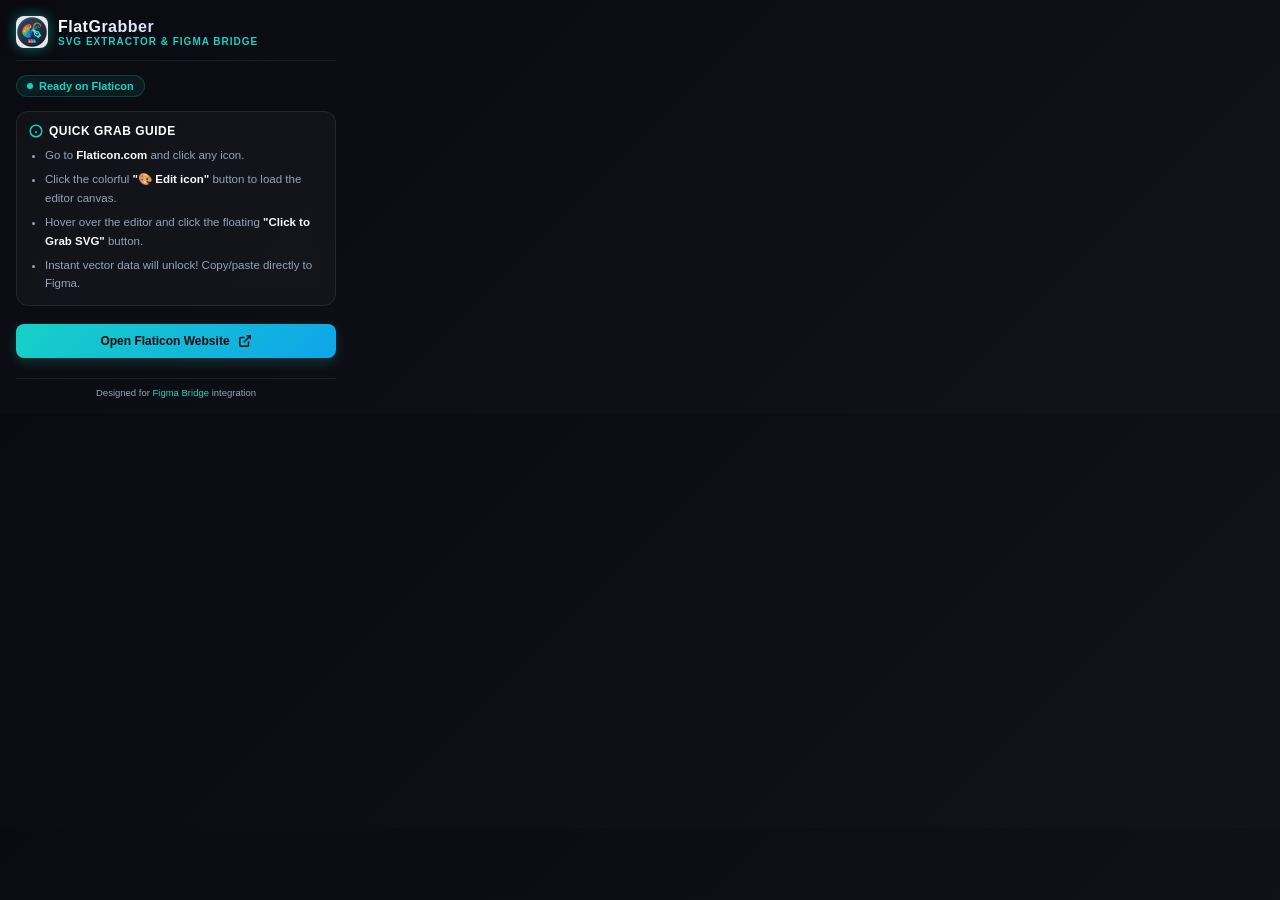
<file: popup.html>
<!DOCTYPE html>
<html>
<head>
    <meta charset="UTF-8">
    <title>FlatGrabber</title>
    <style>
        :root {
            --bg-gradient: linear-gradient(135deg, #0a0b10 0%, #12131a 100%);
            --card-bg: rgba(255, 255, 255, 0.03);
            --border-color: rgba(255, 255, 255, 0.08);
            --primary-cyan: #17D1C6;
            --accent-pink: #ff2a5f;
            --text-main: #f8fafc;
            --text-muted: #94a3b8;
            --emerald-glow: 0 0 10px rgba(0, 208, 132, 0.4);
            --cyan-glow: 0 0 10px rgba(23, 209, 198, 0.4);
        }

        body {
            width: 320px;
            margin: 0;
            padding: 16px;
            background: #0f1016;
            background-image: var(--bg-gradient);
            color: var(--text-main);
            font-family: -apple-system, BlinkMacSystemFont, "Segoe UI", Roboto, Helvetica, Arial, sans-serif;
            overflow-x: hidden;
        }

        /* Container & Glassmorphism */
        .container {
            display: flex;
            flex-direction: column;
            gap: 14px;
        }

        /* Header design */
        .header {
            display: flex;
            align-items: center;
            gap: 10px;
            padding-bottom: 12px;
            border-bottom: 1px solid var(--border-color);
        }

        .logo-img {
            width: 32px;
            height: 32px;
            object-fit: contain;
            filter: drop-shadow(0 0 6px rgba(23, 209, 198, 0.5));
            border-radius: 8px;
        }

        .title-wrap {
            display: flex;
            flex-direction: column;
        }

        .brand-name {
            font-size: 16px;
            font-weight: 700;
            letter-spacing: 0.5px;
            background: linear-gradient(90deg, #ffffff 0%, #a5b4fc 100%);
            -webkit-background-clip: text;
            -webkit-text-fill-color: transparent;
        }

        .brand-subtitle {
            font-size: 10px;
            color: var(--primary-cyan);
            font-weight: 600;
            letter-spacing: 1px;
            text-transform: uppercase;
        }

        /* Status Badge */
        .status-badge {
            display: inline-flex;
            align-items: center;
            gap: 6px;
            background: rgba(23, 209, 198, 0.08);
            border: 1px solid rgba(23, 209, 198, 0.2);
            color: var(--primary-cyan);
            font-size: 11px;
            padding: 4px 10px;
            border-radius: 20px;
            align-self: flex-start;
            font-weight: 600;
        }

        .status-dot {
            width: 6px;
            height: 6px;
            background-color: var(--primary-cyan);
            border-radius: 50%;
            box-shadow: var(--cyan-glow);
            animation: pulse 2s infinite;
        }

        @keyframes pulse {
            0% { transform: scale(0.95); opacity: 0.5; }
            50% { transform: scale(1.1); opacity: 1; box-shadow: 0 0 12px rgba(23, 209, 198, 0.7); }
            100% { transform: scale(0.95); opacity: 0.5; }
        }

        /* Guide Card */
        .card {
            background: var(--card-bg);
            border: 1px solid var(--border-color);
            border-radius: 12px;
            padding: 12px;
            display: flex;
            flex-direction: column;
            gap: 8px;
            backdrop-filter: blur(8px);
        }

        .card-title {
            font-size: 12px;
            font-weight: 600;
            color: #ffffff;
            margin: 0;
            display: flex;
            align-items: center;
            gap: 6px;
            text-transform: uppercase;
            letter-spacing: 0.5px;
        }

        .instruction-list {
            margin: 0;
            padding-left: 16px;
            font-size: 11.5px;
            color: var(--text-muted);
            line-height: 1.6;
            display: flex;
            flex-direction: column;
            gap: 6px;
        }

        .instruction-list li strong {
            color: var(--text-main);
        }

        /* CTA Button */
        .btn-launch {
            display: flex;
            align-items: center;
            justify-content: center;
            gap: 8px;
            background: linear-gradient(135deg, #17D1C6 0%, #0ea5e9 100%);
            border: none;
            color: #0b0c10;
            font-size: 12px;
            font-weight: 700;
            padding: 10px 14px;
            border-radius: 8px;
            cursor: pointer;
            text-decoration: none;
            transition: all 0.2s ease;
            box-shadow: 0 4px 12px rgba(23, 209, 198, 0.2);
            margin-top: 4px;
        }

        .btn-launch:hover {
            transform: translateY(-1px);
            box-shadow: 0 6px 16px rgba(23, 209, 198, 0.35);
            background: linear-gradient(135deg, #1ce3d8 0%, #0284c7 100%);
        }

        .footer {
            font-size: 9.5px;
            color: var(--text-muted);
            text-align: center;
            margin-top: 6px;
            border-top: 1px solid var(--border-color);
            padding-top: 8px;
        }

        .footer a {
            color: var(--primary-cyan);
            text-decoration: none;
            font-weight: 500;
        }

        .footer a:hover {
            text-decoration: underline;
        }
    </style>
</head>
<body>
    <div class="container">
        <!-- Header -->
        <div class="header">
            <img class="logo-img" src="icon48.png" alt="FlatGrabber logo">
            <div class="title-wrap">
                <span class="brand-name">FlatGrabber</span>
                <span class="brand-subtitle">SVG Extractor & Figma Bridge</span>
            </div>
        </div>

        <!-- Connection Status -->
        <div class="status-badge">
            <div class="status-dot"></div>
            <span>Ready on Flaticon</span>
        </div>

        <!-- How It Works Box -->
        <div class="card">
            <h4 class="card-title">
                <svg width="14" height="14" viewBox="0 0 24 24" fill="none" stroke="currentColor" stroke-width="2.5" style="color: var(--primary-cyan);"><circle cx="12" cy="12" r="10"/><line x1="12" y1="16" x2="12" y2="12"/><line x1="12" y1="8" x2="12.01" y2="8"/></svg>
                Quick Grab Guide
            </h4>
            <ul class="instruction-list">
                <li>Go to <strong>Flaticon.com</strong> and click any icon.</li>
                <li>Click the colorful <strong>"🎨 Edit icon"</strong> button to load the editor canvas.</li>
                <li>Hover over the editor and click the floating <strong>"Click to Grab SVG"</strong> button.</li>
                <li>Instant vector data will unlock! Copy/paste directly to Figma.</li>
            </ul>
        </div>

        <!-- Action Button -->
        <a href="https://www.flaticon.com" target="_blank" class="btn-launch" id="launch-btn">
            Open Flaticon Website
            <svg width="14" height="14" viewBox="0 0 24 24" fill="none" stroke="currentColor" stroke-width="2.5"><path d="M18 13v6a2 2 0 0 1-2 2H5a2 2 0 0 1-2-2V8a2 2 0 0 1 2-2h6"/><polyline points="15 3 21 3 21 9"/><line x1="10" y1="14" x2="21" y2="3"/></svg>
        </a>

        <!-- Footer -->
        <div class="footer">
            Designed for <a href="https://figma.com" target="_blank">Figma Bridge</a> integration
        </div>
    </div>
    <script src="popup.js"></script>
</body>
</html>
</file>
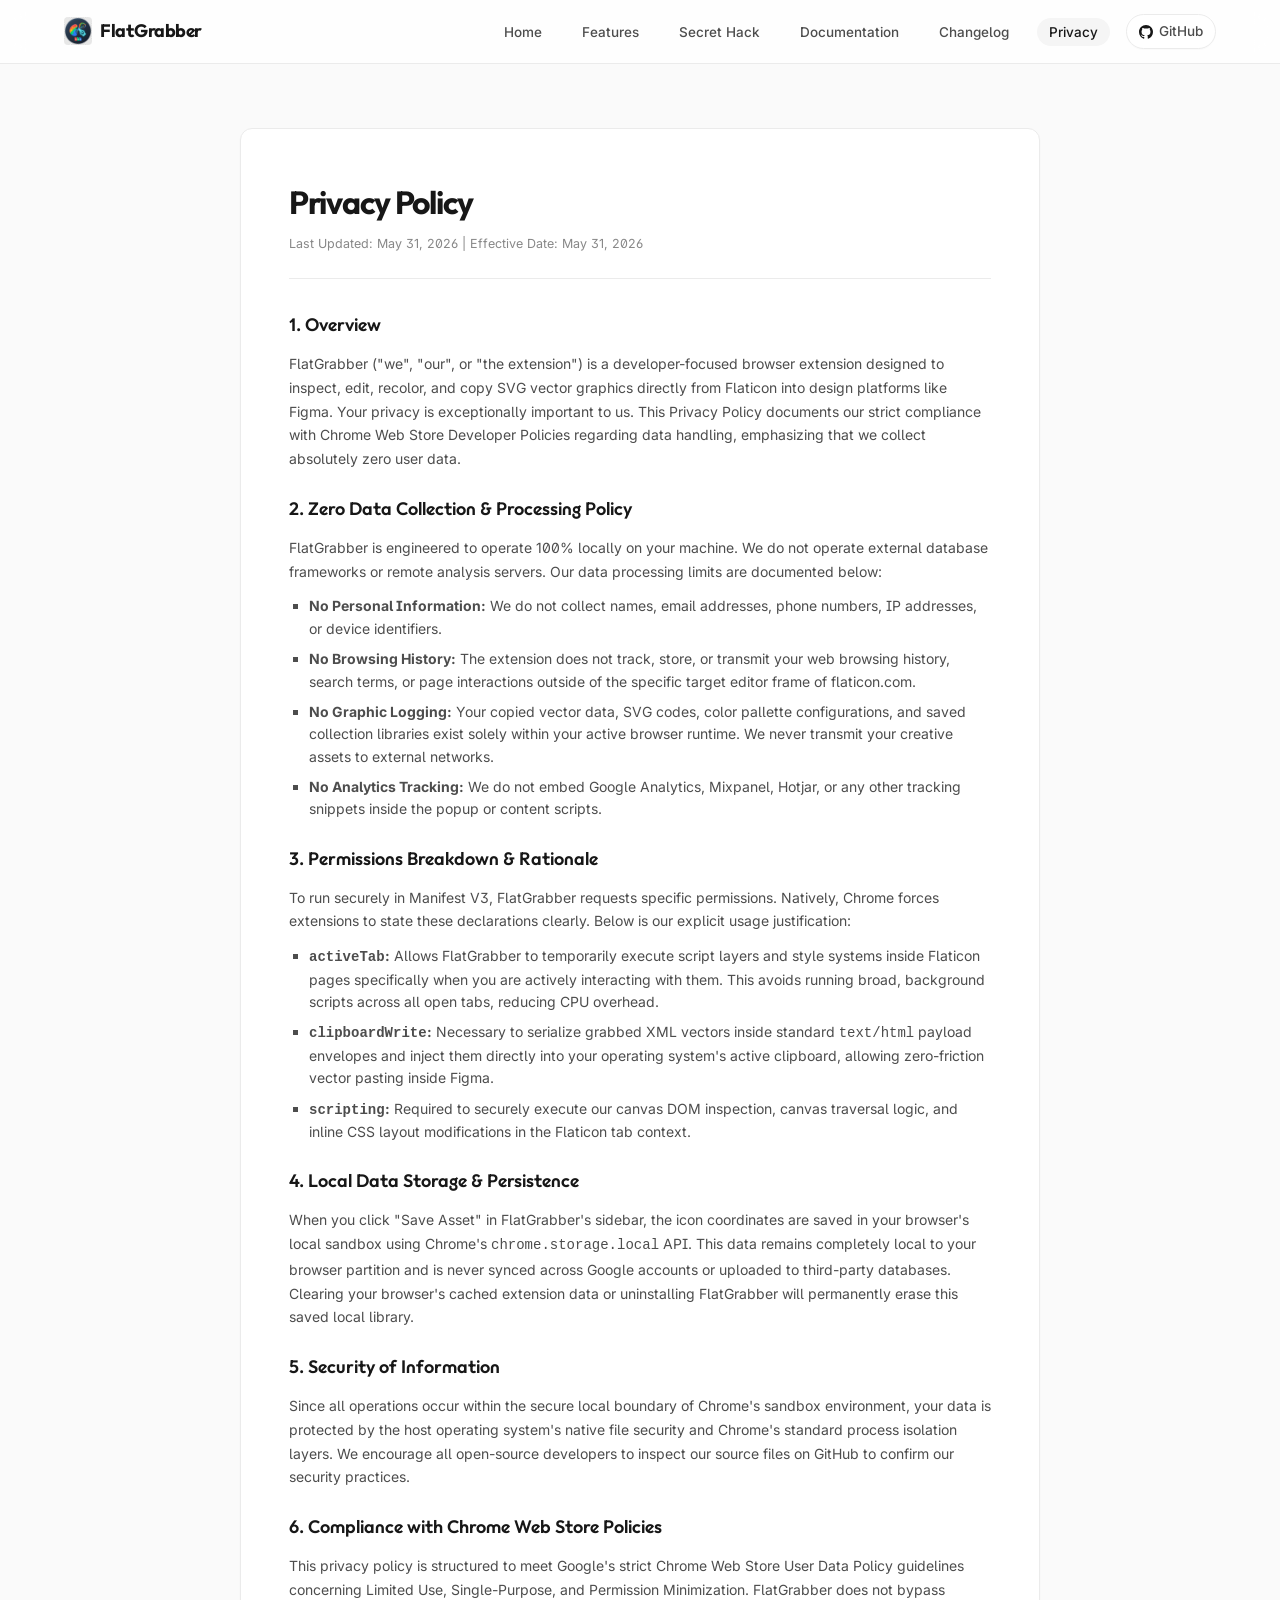
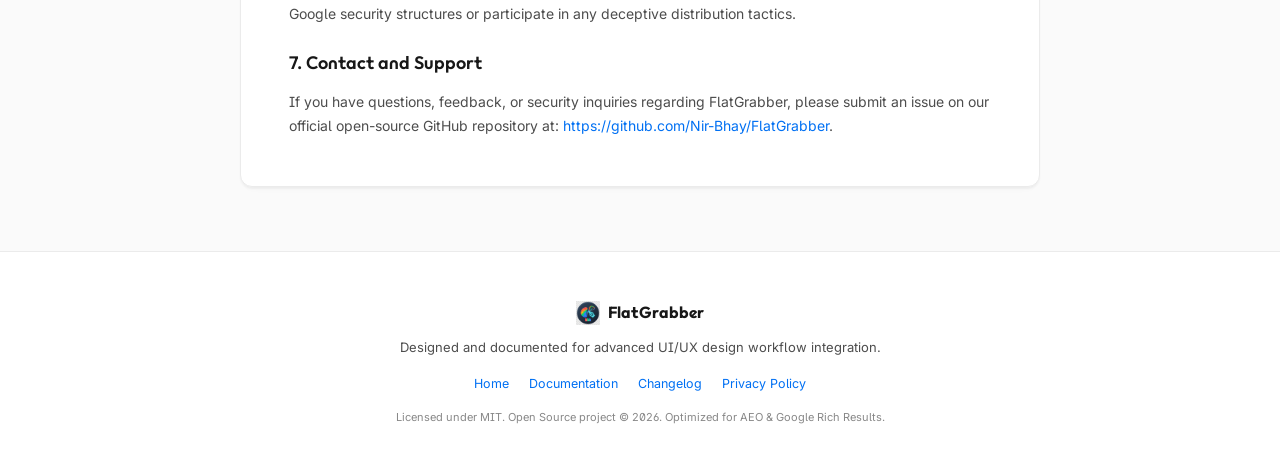
<file: privacy.html>
<!DOCTYPE html>
<html lang="en">
<head>
    <meta charset="UTF-8">
    <meta name="viewport" content="width=device-width, initial-scale=1.0">
    <title>FlatGrabber Privacy Policy: Chrome Web Store Compliant Documentation</title>
    <meta name="description" content="FlatGrabber Chrome Extension Privacy Policy. Detailed description of zero-data collection, local processing storage, and strict activeTab and clipboardWrite permission usage.">
    <meta name="keywords" content="FlatGrabber privacy, Chrome Web store privacy policy, developer compliance data rules">
    <link rel="canonical" href="https://github.com/Nir-Bhay/FlatGrabber/blob/main/privacy.html">
    <meta name="robots" content="index, follow">

    <!-- Fonts -->
    <link rel="preconnect" href="https://fonts.googleapis.com">
    <link rel="preconnect" href="https://fonts.gstatic.com" crossorigin>
    <link href="https://fonts.googleapis.com/css2?family=Inter:wght@400;500;600;700&family=Outfit:wght@600;700;800&display=swap" rel="stylesheet">

    <!-- Global CSS -->
    <link rel="stylesheet" href="landing.css">
</head>
<body>

    <!-- Header Navigation -->
    <header>
        <div class="container nav-wrap">
            <a href="index.html" class="logo-wrap">
                <img src="icon48.png" alt="FlatGrabber Logo">
                <span class="logo-text">FlatGrabber</span>
            </a>
            <ul class="nav-links">
                <li><a href="index.html">Home</a></li>
                <li><a href="index.html#features">Features</a></li>
                <li><a href="index.html#hack">Secret Hack</a></li>
                <li><a href="docs.html">Documentation</a></li>
                <li><a href="changelog.html">Changelog</a></li>
                <li><a href="privacy.html" class="active">Privacy</a></li>
                <li>
                    <a href="https://github.com/Nir-Bhay/FlatGrabber" target="_blank" class="btn-github">
                        <svg width="14" height="14" viewBox="0 0 24 24" fill="currentColor" style="color: #171717;"><path d="M12 0c-6.626 0-12 5.373-12 12 0 5.302 3.438 9.8 8.207 11.387.599.111.793-.261.793-.577v-2.234c-3.338.726-4.033-1.416-4.033-1.416-.546-1.387-1.333-1.756-1.333-1.756-1.089-.745.083-.729.083-.729 1.205.084 1.839 1.237 1.839 1.237 1.07 1.834 2.807 1.304 3.492.997.107-.775.418-1.305.762-1.604-2.665-.305-5.467-1.334-5.467-5.931 0-1.311.469-2.381 1.236-3.221-.124-.303-.535-1.524.117-3.176 0 0 1.008-.322 3.301 1.23.957-.266 1.983-.399 3.003-.404 1.02.005 2.047.138 3.006.404 2.291-1.552 3.297-1.23 3.297-1.23.653 1.653.242 2.874.118 3.176.77.84 1.235 1.911 1.235 3.221 0 4.609-2.807 5.624-5.479 5.921.43.372.823 1.102.823 2.222v3.293c0 .319.192.694.801.576 4.765-1.589 8.199-6.086 8.199-11.386 0-6.627-5.373-12-12-12z"/></svg>
                        GitHub
                    </a>
                </li>
            </ul>
        </div>
    </header>

    <!-- Main Container -->
    <main class="container">
        <div class="legal-wrap">
            <div class="legal-header">
                <h1>Privacy Policy</h1>
                <p>Last Updated: May 31, 2026 | Effective Date: May 31, 2026</p>
            </div>
            
            <div class="legal-body">
                
                <div class="legal-section">
                    <h2>1. Overview</h2>
                    <p>FlatGrabber ("we", "our", or "the extension") is a developer-focused browser extension designed to inspect, edit, recolor, and copy SVG vector graphics directly from Flaticon into design platforms like Figma. Your privacy is exceptionally important to us. This Privacy Policy documents our strict compliance with Chrome Web Store Developer Policies regarding data handling, emphasizing that we collect absolutely zero user data.</p>
                </div>

                <div class="legal-section">
                    <h2>2. Zero Data Collection & Processing Policy</h2>
                    <p>FlatGrabber is engineered to operate 100% locally on your machine. We do not operate external database frameworks or remote analysis servers. Our data processing limits are documented below:</p>
                    <ul>
                        <li><strong>No Personal Information:</strong> We do not collect names, email addresses, phone numbers, IP addresses, or device identifiers.</li>
                        <li><strong>No Browsing History:</strong> The extension does not track, store, or transmit your web browsing history, search terms, or page interactions outside of the specific target editor frame of flaticon.com.</li>
                        <li><strong>No Graphic Logging:</strong> Your copied vector data, SVG codes, color pallette configurations, and saved collection libraries exist solely within your active browser runtime. We never transmit your creative assets to external networks.</li>
                        <li><strong>No Analytics Tracking:</strong> We do not embed Google Analytics, Mixpanel, Hotjar, or any other tracking snippets inside the popup or content scripts.</li>
                    </ul>
                </div>

                <div class="legal-section">
                    <h2>3. Permissions Breakdown & Rationale</h2>
                    <p>To run securely in Manifest V3, FlatGrabber requests specific permissions. Natively, Chrome forces extensions to state these declarations clearly. Below is our explicit usage justification:</p>
                    <ul>
                        <li><strong><code>activeTab</code>:</strong> Allows FlatGrabber to temporarily execute script layers and style systems inside Flaticon pages specifically when you are actively interacting with them. This avoids running broad, background scripts across all open tabs, reducing CPU overhead.</li>
                        <li><strong><code>clipboardWrite</code>:</strong> Necessary to serialize grabbed XML vectors inside standard <code>text/html</code> payload envelopes and inject them directly into your operating system's active clipboard, allowing zero-friction vector pasting inside Figma.</li>
                        <li><strong><code>scripting</code>:</strong> Required to securely execute our canvas DOM inspection, canvas traversal logic, and inline CSS layout modifications in the Flaticon tab context.</li>
                    </ul>
                </div>

                <div class="legal-section">
                    <h2>4. Local Data Storage & Persistence</h2>
                    <p>When you click "Save Asset" in FlatGrabber's sidebar, the icon coordinates are saved in your browser's local sandbox using Chrome's <code>chrome.storage.local</code> API. This data remains completely local to your browser partition and is never synced across Google accounts or uploaded to third-party databases. Clearing your browser's cached extension data or uninstalling FlatGrabber will permanently erase this saved local library.</p>
                </div>

                <div class="legal-section">
                    <h2>5. Security of Information</h2>
                    <p>Since all operations occur within the secure local boundary of Chrome's sandbox environment, your data is protected by the host operating system's native file security and Chrome's standard process isolation layers. We encourage all open-source developers to inspect our source files on GitHub to confirm our security practices.</p>
                </div>

                <div class="legal-section">
                    <h2>6. Compliance with Chrome Web Store Policies</h2>
                    <p>This privacy policy is structured to meet Google's strict Chrome Web Store User Data Policy guidelines concerning Limited Use, Single-Purpose, and Permission Minimization. FlatGrabber does not bypass Google security structures or participate in any deceptive distribution tactics.</p>
                </div>

                <div class="legal-section">
                    <h2>7. Contact and Support</h2>
                    <p>If you have questions, feedback, or security inquiries regarding FlatGrabber, please submit an issue on our official open-source GitHub repository at: <a href="https://github.com/Nir-Bhay/FlatGrabber" target="_blank">https://github.com/Nir-Bhay/FlatGrabber</a>.</p>
                </div>

            </div>
        </div>
    </main>

    <!-- Footer -->
    <footer>
        <div class="container">
            <div class="footer-logo">
                <img src="icon48.png" alt="FlatGrabber logo">
                <span>FlatGrabber</span>
            </div>
            <p>Designed and documented for advanced UI/UX design workflow integration.</p>
            <ul class="footer-links">
                <li><a href="index.html">Home</a></li>
                <li><a href="docs.html">Documentation</a></li>
                <li><a href="changelog.html">Changelog</a></li>
                <li><a href="privacy.html" class="active">Privacy Policy</a></li>
            </ul>
            <p style="margin-top: 15px; font-size: 11px; color: var(--mute-text);">Licensed under MIT. Open Source project &copy; 2026. Optimized for AEO & Google Rich Results.</p>
        </div>
    </footer>
</body>
</html>
</file>
<file: landing.css>
/* FlatGrabber Vercel-Inspired Stark Theme System */
:root {
    --bg-dark: #171717;
    --primary: #171717;
    --on-primary: #ffffff;
    --ink: #171717;
    --body-text: #4d4d4d;
    --mute-text: #888888;
    --hairline: #ebebeb;
    --hairline-strong: #a1a1a1;
    --canvas: #ffffff;
    --canvas-soft: #fafafa;
    --canvas-soft-2: #f5f5f5;
    
    --link-blue: #0070f3;
    --link-deep: #0761d1;
    --link-bg-soft: #d3e5ff;
    
    --primary-cyan: #17D1C6;
    
    /* Vercel-style atmospheric stacked shadows */
    --shadow-level-1: 0px 1px 1px rgba(0, 0, 0, 0.02);
    --shadow-level-2: 0px 1px 1px rgba(0, 0, 0, 0.03), 0px 2px 2px rgba(0, 0, 0, 0.04);
    --shadow-level-3: 0px 2px 2px rgba(0, 0, 0, 0.04), 0px 8px 8px -8px rgba(0, 0, 0, 0.04);
    --shadow-level-4: 0px 2px 2px rgba(0, 0, 0, 0.04), 0px 8px 16px -4px rgba(0, 0, 0, 0.05);
    --shadow-level-5: 0px 1px 1px rgba(0, 0, 0, 0.02), 0px 8px 16px -4px rgba(0, 0, 0, 0.05), 0px 24px 32px -8px rgba(0, 0, 0, 0.06);
}

* {
    box-sizing: border-box;
    margin: 0;
    padding: 0;
}

body {
    background-color: var(--canvas-soft);
    color: var(--ink);
    font-family: 'Inter', -apple-system, BlinkMacSystemFont, sans-serif;
    font-feature-settings: "ss01", "ss02"; /* Enables geometric alternate shapes */
    line-height: 1.6;
    overflow-x: hidden;
    padding: 0;
    margin: 0;
}

.container {
    max-width: 1200px;
    margin: 0 auto;
    padding: 0 24px;
}

/* Header & Navigation */
header {
    border-bottom: 1px solid var(--hairline);
    backdrop-filter: blur(12px);
    position: sticky;
    top: 0;
    z-index: 100;
    background: rgba(255, 255, 255, 0.8);
    height: 64px;
}

.nav-wrap {
    display: flex;
    justify-content: space-between;
    align-items: center;
    height: 100%;
}

.logo-wrap {
    display: flex;
    align-items: center;
    gap: 8px;
    text-decoration: none;
    color: var(--ink);
}

.logo-wrap img {
    width: 28px;
    height: 28px;
    border-radius: 4px;
}

.logo-text {
    font-family: 'Outfit', sans-serif;
    font-size: 18px;
    font-weight: 700;
    letter-spacing: -0.5px;
    color: var(--ink);
}

.nav-links {
    display: flex;
    gap: 16px;
    list-style: none;
    align-items: center;
}

.nav-links a {
    text-decoration: none;
    color: var(--body-text);
    font-size: 13.5px;
    font-weight: 500;
    padding: 6px 12px;
    border-radius: 9999px;
    transition: all 0.2s ease;
}

.nav-links a:hover, .nav-links a.active {
    color: var(--ink);
    background: var(--canvas-soft-2);
}

.btn-github {
    display: inline-flex;
    align-items: center;
    gap: 6px;
    background: var(--canvas);
    border: 1px solid var(--hairline);
    color: var(--ink);
    font-size: 13px;
    font-weight: 500;
    padding: 6px 12px;
    border-radius: 6px;
    text-decoration: none;
    transition: all 0.2s ease;
    box-shadow: var(--shadow-level-1);
}

.btn-github:hover {
    background: var(--canvas-soft);
    border-color: var(--hairline-strong);
    transform: translateY(-0.5px);
}

/* Atmospheric Hero Mesh Gradient System */
.hero-mesh-wrapper {
    position: relative;
    width: 100%;
    overflow: hidden;
}

.hero-mesh-bg {
    position: absolute;
    top: -120px;
    left: 50%;
    transform: translate(-50%, 0);
    width: 1200px;
    height: 520px;
    z-index: 1;
    opacity: 0.14;
    filter: blur(70px);
    pointer-events: none;
    background: radial-gradient(circle at 10% 20%, #007cf0 0%, transparent 40%),
                radial-gradient(circle at 90% 15%, #00dfd8 0%, transparent 40%),
                radial-gradient(circle at 50% 50%, #7928ca 0%, transparent 45%),
                radial-gradient(circle at 30% 80%, #ff0080 0%, transparent 35%),
                radial-gradient(circle at 70% 80%, #f9cb28 0%, transparent 40%);
}

.hero-content {
    position: relative;
    z-index: 2;
}

/* Landing Hero layout */
.hero {
    padding: 96px 0;
}

.hero-grid {
    display: grid;
    grid-template-columns: 1.2fr 1fr;
    gap: 64px;
    align-items: center;
}

@media (max-width: 968px) {
    .hero-grid {
        grid-template-columns: 1fr;
        gap: 48px;
        text-align: center;
    }
    .hero-actions {
        justify-content: center;
    }
}

.hero-badge {
    display: inline-flex;
    align-items: center;
    gap: 6px;
    background: var(--canvas);
    border: 1px solid var(--hairline);
    padding: 6px 12px;
    border-radius: 9999px;
    color: var(--body-text);
    font-family: monospace;
    font-size: 11.5px;
    font-weight: 500;
    margin-bottom: 24px;
    box-shadow: var(--shadow-level-1);
}

.hero-badge-dot {
    width: 6px;
    height: 6px;
    background-color: var(--primary-indigo);
    border-radius: 50%;
}

.hero-title {
    font-family: 'Outfit', sans-serif;
    font-size: 52px;
    font-weight: 700;
    line-height: 1.1;
    letter-spacing: -2px;
    margin-bottom: 24px;
    color: var(--ink);
    text-transform: none;
}

.hero-title span {
    background: linear-gradient(90deg, #007cf0 0%, #00dfd8 100%);
    -webkit-background-clip: text;
    -webkit-text-fill-color: transparent;
}

.hero-desc {
    font-size: 16.5px;
    color: var(--body-text);
    margin-bottom: 40px;
    max-width: 580px;
}

.hero-actions {
    display: flex;
    gap: 16px;
    flex-wrap: wrap;
}

/* Custom Vercel inspired buttons */
.btn-primary {
    display: inline-flex;
    align-items: center;
    gap: 8px;
    background: var(--primary);
    border: none;
    color: var(--on-primary);
    font-size: 15px;
    font-weight: 500;
    padding: 12px 28px;
    border-radius: 9999px;
    text-decoration: none;
    transition: all 0.2s ease;
    cursor: pointer;
    box-shadow: 0 4px 12px rgba(0,0,0,0.1);
}

.btn-primary:hover {
    background: #000000;
    transform: translateY(-1px);
    box-shadow: 0 6px 20px rgba(0,0,0,0.15);
}

.btn-secondary {
    display: inline-flex;
    align-items: center;
    gap: 8px;
    background: var(--canvas);
    border: 1px solid var(--hairline);
    color: var(--ink);
    font-size: 15px;
    font-weight: 500;
    padding: 12px 28px;
    border-radius: 9999px;
    text-decoration: none;
    transition: all 0.2s ease;
    box-shadow: var(--shadow-level-1);
}

.btn-secondary:hover {
    background: var(--canvas-soft);
    border-color: var(--hairline-strong);
    transform: translateY(-0.5px);
}

/* Stark Canvas Simulator Box */
.mock-container {
    position: relative;
    background: var(--canvas);
    border: 1px solid var(--hairline);
    border-radius: 12px;
    padding: 20px;
    box-shadow: var(--shadow-level-4);
    overflow: hidden;
    min-height: 380px;
    display: flex;
    flex-direction: column;
}

.mock-header {
    display: flex;
    align-items: center;
    justify-content: space-between;
    border-bottom: 1px solid var(--hairline);
    padding-bottom: 12px;
    margin-bottom: 16px;
}

.mock-dots {
    display: flex;
    gap: 6px;
}

.mock-dot {
    width: 6px;
    height: 6px;
    border-radius: 50%;
    background: var(--hairline);
}

.mock-dot.active {
    background: var(--ink);
}

.mock-title {
    font-family: monospace;
    font-size: 11px;
    color: var(--mute-text);
    letter-spacing: 0.5px;
    text-transform: uppercase;
}

.mock-canvas-wrap {
    flex-grow: 1;
    display: flex;
    align-items: center;
    justify-content: center;
    position: relative;
    border-radius: 8px;
    background-color: var(--canvas-soft-2);
    min-height: 240px;
    border: 1px solid var(--hairline);
}

.mock-canvas-area {
    width: 140px;
    height: 140px;
    border: 1px dashed var(--hairline-strong);
    border-radius: 6px;
    display: flex;
    align-items: center;
    justify-content: center;
    background-image: 
        linear-gradient(45deg, #ffffff 25%, transparent 25%),
        linear-gradient(-45deg, #ffffff 25%, transparent 25%),
        linear-gradient(45deg, transparent 75%, #ffffff 75%),
        linear-gradient(-45deg, transparent 75%, #ffffff 75%);
    background-size: 16px 16px;
    background-position: 0 0, 0 8px, 8px -8px, -8px 0px;
    position: relative;
}

.editor-icon-vector {
    width: 64px;
    height: 64px;
    color: var(--ink);
    transition: all 0.3s ease;
}

.mock-grab-badge {
    position: absolute;
    top: 8px;
    right: 8px;
    background: var(--primary);
    border: none;
    color: var(--on-primary);
    font-weight: 600;
    font-size: 10px;
    padding: 6px 12px;
    border-radius: 4px;
    cursor: pointer;
    box-shadow: 0 4px 10px rgba(0,0,0,0.1);
    display: none;
    opacity: 0;
    transform: translate(0, -3px);
    transition: all 0.25s cubic-bezier(0.16, 1, 0.3, 1);
}

.mock-grab-badge.show {
    display: block;
    opacity: 1;
    transform: translate(0, 0);
}

.mock-grab-badge:hover {
    background: #000000;
    transform: scale(1.03);
}

/* Simulator Sliding Panel */
.simulator-panel {
    position: absolute;
    top: 0;
    right: 0;
    width: 100%;
    height: 100%;
    background: var(--canvas);
    border-left: 1px solid var(--hairline);
    transform: translate(100%, 0);
    transition: transform 0.35s cubic-bezier(0.16, 1, 0.3, 1);
    padding: 20px;
    display: flex;
    flex-direction: column;
    z-index: 10;
}

.simulator-panel.open {
    transform: translate(0, 0);
}

.panel-header {
    display: flex;
    justify-content: space-between;
    align-items: center;
    border-bottom: 1px solid var(--hairline);
    padding-bottom: 12px;
    margin-bottom: 12px;
}

.panel-title {
    font-family: 'Outfit', sans-serif;
    font-size: 14px;
    font-weight: 700;
    color: var(--ink);
    display: flex;
    align-items: center;
    gap: 6px;
}

.panel-preview-area {
    flex-grow: 1;
    border: 1px solid var(--hairline);
    border-radius: 6px;
    background-color: var(--canvas-soft-2);
    margin-bottom: 12px;
    display: flex;
    align-items: center;
    justify-content: center;
    position: relative;
    background-image: 
        linear-gradient(45deg, #ffffff 25%, transparent 25%),
        linear-gradient(-45deg, #ffffff 25%, transparent 25%),
        linear-gradient(45deg, transparent 75%, #ffffff 75%),
        linear-gradient(-45deg, transparent 75%, #ffffff 75%);
    background-size: 16px 16px;
    background-position: 0 0, 0 8px, 8px -8px, -8px 0px;
}

.panel-code-box {
    background: var(--canvas-soft-2);
    border: 1px solid var(--hairline);
    border-radius: 4px;
    padding: 10px;
    font-family: monospace;
    font-size: 10px;
    color: var(--body-text);
    height: 60px;
    overflow-y: auto;
    margin-bottom: 12px;
    white-space: pre-wrap;
    word-break: break-all;
    text-align: left;
}

.panel-btn-copy {
    background: var(--primary);
    border: none;
    color: var(--on-primary);
    font-size: 12px;
    font-weight: 500;
    padding: 10px;
    border-radius: 6px;
    cursor: pointer;
    width: 100%;
    transition: all 0.2s ease;
}

.panel-btn-copy:hover {
    background: #000000;
}

.simulator-cta-area {
    margin-top: 14px;
    text-align: center;
}

.btn-sim-trigger {
    background: var(--canvas);
    border: 1px solid var(--hairline-strong);
    color: var(--ink);
    font-size: 11px;
    font-weight: 600;
    padding: 8px 16px;
    border-radius: 6px;
    cursor: pointer;
    transition: all 0.2s ease;
    box-shadow: var(--shadow-level-1);
}

.btn-sim-trigger:hover {
    background: var(--canvas-soft-2);
    border-color: var(--ink);
}

.btn-sim-reset {
    background: none;
    border: none;
    color: var(--mute-text);
    font-size: 10px;
    cursor: pointer;
    text-decoration: underline;
    display: none;
}

.btn-sim-reset.show {
    display: inline-block;
}

.sim-toast {
    position: absolute;
    bottom: -50px;
    left: 50%;
    transform: translate(-50%, 0);
    background: var(--primary);
    color: var(--on-primary);
    font-size: 11px;
    font-weight: 500;
    padding: 6px 16px;
    border-radius: 4px;
    box-shadow: var(--shadow-level-3);
    transition: bottom 0.25s cubic-bezier(0.16, 1, 0.3, 1);
    z-index: 20;
}

.sim-toast.show {
    bottom: 12px;
}

/* Feature Grid Styling */
.section-title {
    text-align: center;
    margin-bottom: 56px;
}

.section-title h2 {
    font-family: 'Outfit', sans-serif;
    font-size: 36px;
    font-weight: 700;
    letter-spacing: -1.28px;
    margin-bottom: 12px;
    color: var(--ink);
}

.section-title p {
    color: var(--body-text);
    font-size: 15.5px;
    max-width: 600px;
    margin: 0 auto;
}

.features-grid {
    display: grid;
    grid-template-columns: repeat(auto-fit, minmax(280px, 1fr));
    gap: 24px;
    margin-bottom: 96px;
}

.feature-card {
    background: var(--canvas);
    border: 1px solid var(--hairline);
    border-radius: 8px;
    padding: 24px;
    transition: all 0.2s ease;
    display: flex;
    flex-direction: column;
    gap: 12px;
    box-shadow: var(--shadow-level-2);
}

.feature-card:hover {
    border-color: var(--hairline-strong);
    box-shadow: var(--shadow-level-3);
    transform: translateY(-1px);
}

.feature-icon {
    width: 36px;
    height: 36px;
    border-radius: 6px;
    background: var(--canvas-soft-2);
    display: flex;
    align-items: center;
    justify-content: center;
    color: var(--ink);
    margin-bottom: 4px;
    border: 1px solid var(--hairline);
}

.feature-card h3 {
    font-family: 'Outfit', sans-serif;
    font-size: 17px;
    font-weight: 600;
    color: var(--ink);
    letter-spacing: -0.5px;
}

.feature-card p {
    font-size: 13.5px;
    color: var(--body-text);
    line-height: 1.6;
}

/* Polarity Flipped Section (Unlocking Timeline) */
.timeline-section {
    background: var(--primary);
    color: var(--on-primary);
    padding: 96px 0;
    margin-bottom: 96px;
    position: relative;
}

.timeline-section h2 {
    color: #ffffff !important;
}

.timeline-section p {
    color: #a1a1a1 !important;
}

.timeline-grid {
    display: grid;
    grid-template-columns: repeat(4, 1fr);
    gap: 24px;
}

@media (max-width: 768px) {
    .timeline-grid {
        grid-template-columns: 1fr;
    }
}

.timeline-item {
    background: rgba(255,255,255,0.03);
    border: 1px solid rgba(255,255,255,0.08);
    border-radius: 8px;
    padding: 24px;
    text-align: center;
}

.timeline-num {
    width: 32px;
    height: 32px;
    border-radius: 50%;
    background: rgba(255, 255, 255, 0.08);
    border: 1px solid rgba(255, 255, 255, 0.2);
    color: #ffffff;
    display: flex;
    align-items: center;
    justify-content: center;
    font-weight: 600;
    font-size: 13px;
    margin: 0 auto 16px;
}

.timeline-item h4 {
    font-family: 'Outfit', sans-serif;
    font-size: 16px;
    font-weight: 600;
    margin-bottom: 8px;
    color: #ffffff;
}

.timeline-item p {
    font-size: 12.5px;
    color: #888888 !important;
}

/* FAQ Accordion Styling */
.faq-section {
    padding-bottom: 96px;
}

.faq-list {
    max-width: 800px;
    margin: 0 auto;
    display: flex;
    flex-direction: column;
    gap: 12px;
}

.faq-item {
    background: var(--canvas);
    border: 1px solid var(--hairline);
    border-radius: 8px;
    overflow: hidden;
    transition: all 0.2s ease;
    box-shadow: var(--shadow-level-2);
}

.faq-question-btn {
    width: 100%;
    background: none;
    border: none;
    padding: 18px 24px;
    display: flex;
    justify-content: space-between;
    align-items: center;
    color: var(--ink);
    font-family: 'Outfit', sans-serif;
    font-size: 15.5px;
    font-weight: 600;
    text-align: left;
    cursor: pointer;
}

.faq-question-btn svg {
    transition: transform 0.2s ease;
    color: var(--mute-text);
}

.faq-answer {
    max-height: 0;
    overflow: hidden;
    transition: max-height 0.25s ease-out;
    background: var(--canvas-soft);
}

.faq-answer-inner {
    padding: 0 24px 20px;
    font-size: 13.5px;
    color: var(--body-text);
    line-height: 1.7;
}

.faq-item.active {
    border-color: var(--hairline-strong);
}

.faq-item.active .faq-question-btn svg {
    transform: rotate(180deg);
}

.faq-item.active .faq-answer {
    max-height: 200px;
}

/* Multipage Documentation Layout */
.doc-grid {
    display: grid;
    grid-template-columns: 260px 1fr;
    gap: 48px;
    padding: 64px 0;
}

@media (max-width: 768px) {
    .doc-grid {
        grid-template-columns: 1fr;
        gap: 32px;
    }
}

.doc-sidebar {
    position: sticky;
    top: 96px;
    align-self: flex-start;
    display: flex;
    flex-direction: column;
    gap: 20px;
}

.doc-nav-list {
    list-style: none;
    display: flex;
    flex-direction: column;
    gap: 6px;
}

.doc-nav-item button {
    width: 100%;
    background: none;
    border: none;
    text-align: left;
    padding: 8px 16px;
    border-radius: 6px;
    color: var(--body-text);
    font-size: 13.5px;
    font-weight: 500;
    cursor: pointer;
    transition: all 0.2s ease;
    display: flex;
    align-items: center;
    gap: 10px;
}

.doc-nav-item button:hover {
    color: var(--ink);
    background: var(--canvas-soft-2);
}

.doc-nav-item.active button {
    color: var(--ink);
    background: var(--canvas);
    border: 1px solid var(--hairline);
    box-shadow: var(--shadow-level-1);
    font-weight: 600;
}

.doc-content-wrap {
    background: var(--canvas);
    border: 1px solid var(--hairline);
    border-radius: 12px;
    padding: 40px;
    box-shadow: var(--shadow-level-3);
}

@media (max-width: 580px) {
    .doc-content-wrap {
        padding: 24px;
    }
}

.doc-tab-panel {
    display: none;
    flex-direction: column;
    gap: 24px;
}

.doc-tab-panel.active {
    display: flex;
}

.doc-tab-panel h2 {
    font-family: 'Outfit', sans-serif;
    font-size: 26px;
    font-weight: 700;
    letter-spacing: -1.28px;
    color: var(--ink);
    border-bottom: 1px solid var(--hairline);
    padding-bottom: 12px;
}

.doc-tab-panel h3 {
    font-family: 'Outfit', sans-serif;
    font-size: 17px;
    font-weight: 600;
    color: var(--ink);
    margin-top: 12px;
}

.doc-tab-panel p {
    font-size: 14.5px;
    color: var(--body-text);
    line-height: 1.7;
}

.doc-code-block {
    background: var(--canvas-soft-2);
    border: 1px solid var(--hairline);
    border-radius: 6px;
    padding: 16px;
    font-family: 'Courier New', Courier, monospace;
    font-size: 12.5px;
    color: var(--ink);
    overflow-x: auto;
    white-space: pre-wrap;
    word-break: break-all;
}

.doc-shortcut-table {
    width: 100%;
    border-collapse: collapse;
    margin-top: 12px;
}

.doc-shortcut-table th, .doc-shortcut-table td {
    padding: 12px 16px;
    text-align: left;
    border-bottom: 1px solid var(--hairline);
}

.doc-shortcut-table th {
    font-family: 'Outfit', sans-serif;
    font-size: 13.5px;
    font-weight: 600;
    color: var(--ink);
    background: var(--canvas-soft-2);
}

.doc-shortcut-table td {
    font-size: 13px;
    color: var(--body-text);
}

.doc-shortcut-table td kbd {
    background: var(--canvas-soft-2);
    border: 1px solid var(--hairline-strong);
    border-radius: 4px;
    padding: 3px 6px;
    font-family: sans-serif;
    font-size: 11px;
    color: var(--ink);
    box-shadow: 0 1px 0 rgba(0,0,0,0.15);
}

/* Privacy & Legal Content Formatting */
.legal-wrap {
    max-width: 800px;
    margin: 64px auto;
    background: var(--canvas);
    border: 1px solid var(--hairline);
    border-radius: 12px;
    padding: 48px;
    box-shadow: var(--shadow-level-3);
}

@media (max-width: 580px) {
    .legal-wrap {
        padding: 24px;
    }
}

.legal-header {
    border-bottom: 1px solid var(--hairline);
    padding-bottom: 24px;
    margin-bottom: 32px;
}

.legal-header h1 {
    font-family: 'Outfit', sans-serif;
    font-size: 32px;
    font-weight: 700;
    letter-spacing: -1.28px;
    color: var(--ink);
}

.legal-header p {
    font-size: 12.5px;
    color: var(--mute-text);
    margin-top: 6px;
}

.legal-body {
    display: flex;
    flex-direction: column;
    gap: 24px;
}

.legal-section {
    display: flex;
    flex-direction: column;
    gap: 12px;
}

.legal-section h2 {
    font-family: 'Outfit', sans-serif;
    font-size: 18px;
    font-weight: 600;
    color: var(--ink);
}

.legal-section p {
    font-size: 14px;
    color: var(--body-text);
    line-height: 1.7;
}

.legal-section ul {
    list-style: square;
    padding-left: 20px;
    font-size: 14px;
    color: var(--body-text);
    display: flex;
    flex-direction: column;
    gap: 8px;
}

.legal-section a {
    color: var(--link-blue);
    text-decoration: none;
}

.legal-section a:hover {
    text-decoration: underline;
}

/* Changelog Elements */
.changelog-wrap {
    max-width: 800px;
    margin: 64px auto;
}

.changelog-header {
    text-align: center;
    margin-bottom: 48px;
}

.changelog-header h1 {
    font-family: 'Outfit', sans-serif;
    font-size: 36px;
    font-weight: 700;
    letter-spacing: -1.28px;
    color: var(--ink);
}

.changelog-header p {
    color: var(--body-text);
    font-size: 15px;
    margin-top: 8px;
}

.changelog-list {
    display: flex;
    flex-direction: column;
    gap: 32px;
    position: relative;
}

.changelog-list::after {
    content: '';
    position: absolute;
    top: 0;
    left: 24px;
    width: 1px;
    height: 100%;
    background: var(--hairline);
    z-index: 1;
}

.changelog-item {
    background: var(--canvas);
    border: 1px solid var(--hairline);
    border-radius: 12px;
    padding: 24px 24px 24px 60px;
    position: relative;
    z-index: 2;
    transition: border-color 0.2s ease;
    box-shadow: var(--shadow-level-2);
}

.changelog-item:hover {
    border-color: var(--hairline-strong);
}

.changelog-marker {
    width: 12px;
    height: 12px;
    border-radius: 50%;
    background: var(--canvas);
    border: 2.5px solid var(--ink);
    position: absolute;
    left: 19px;
    top: 30px;
    box-shadow: 0 0 6px rgba(0,0,0,0.1);
}

.changelog-meta {
    display: flex;
    align-items: center;
    gap: 12px;
    margin-bottom: 12px;
    flex-wrap: wrap;
}

.changelog-version {
    font-family: 'Outfit', sans-serif;
    font-size: 18px;
    font-weight: 700;
    color: var(--ink);
}

.changelog-date {
    font-size: 12px;
    color: var(--body-text);
    background: var(--canvas-soft-2);
    padding: 3px 10px;
    border-radius: 20px;
    border: 1px solid var(--hairline);
}

.changelog-tag {
    font-size: 9.5px;
    font-weight: 600;
    padding: 3px 8px;
    border-radius: 4px;
    text-transform: uppercase;
}

.changelog-tag.latest {
    background: #e0f2fe;
    color: #0369a1;
}

.changelog-tag.stable {
    background: var(--canvas-soft-2);
    color: var(--body-text);
    border: 1px solid var(--hairline);
}

.changelog-body {
    display: flex;
    flex-direction: column;
    gap: 12px;
}

.changelog-body p {
    font-size: 14px;
    color: var(--body-text);
}

.changelog-body h4 {
    font-size: 12.5px;
    font-weight: 600;
    text-transform: uppercase;
    color: var(--ink);
    letter-spacing: 0.5px;
    margin-top: 8px;
}

.changelog-body ul {
    list-style: circle;
    padding-left: 18px;
    font-size: 13px;
    color: var(--body-text);
    display: flex;
    flex-direction: column;
    gap: 6px;
}

/* Footer Styling */
footer {
    border-top: 1px solid var(--hairline);
    padding: 48px 0;
    text-align: center;
    font-size: 13px;
    color: var(--body-text);
    background: var(--canvas);
}

footer a {
    color: var(--link-blue);
    text-decoration: none;
}

footer a:hover {
    text-decoration: underline;
}

.footer-logo {
    display: inline-flex;
    align-items: center;
    gap: 8px;
    margin-bottom: 12px;
    color: var(--ink);
    font-family: 'Outfit', sans-serif;
    font-size: 16px;
    font-weight: 700;
}

.footer-logo img {
    width: 24px;
    height: 24px;
}

.footer-links {
    display: flex;
    justify-content: center;
    gap: 20px;
    list-style: none;
    margin-top: 16px;
    font-size: 12.5px;
}
</file>
